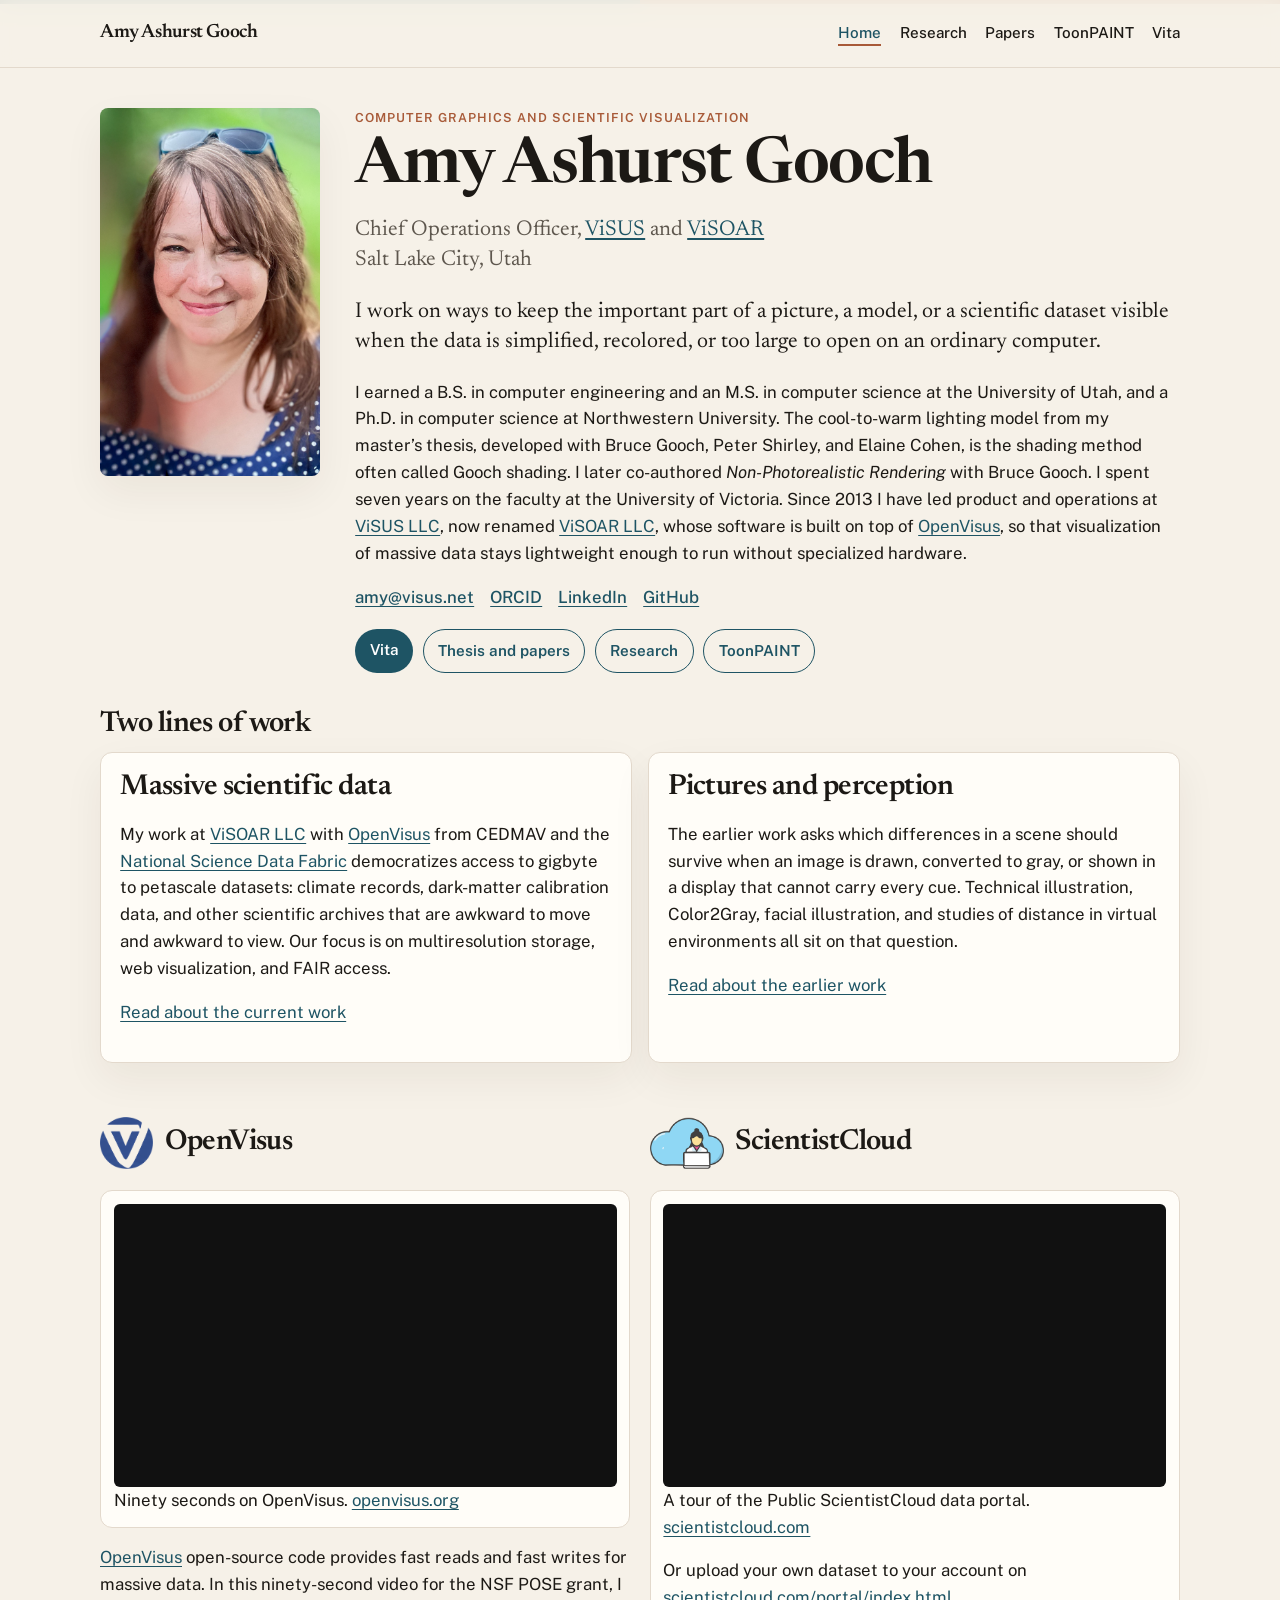
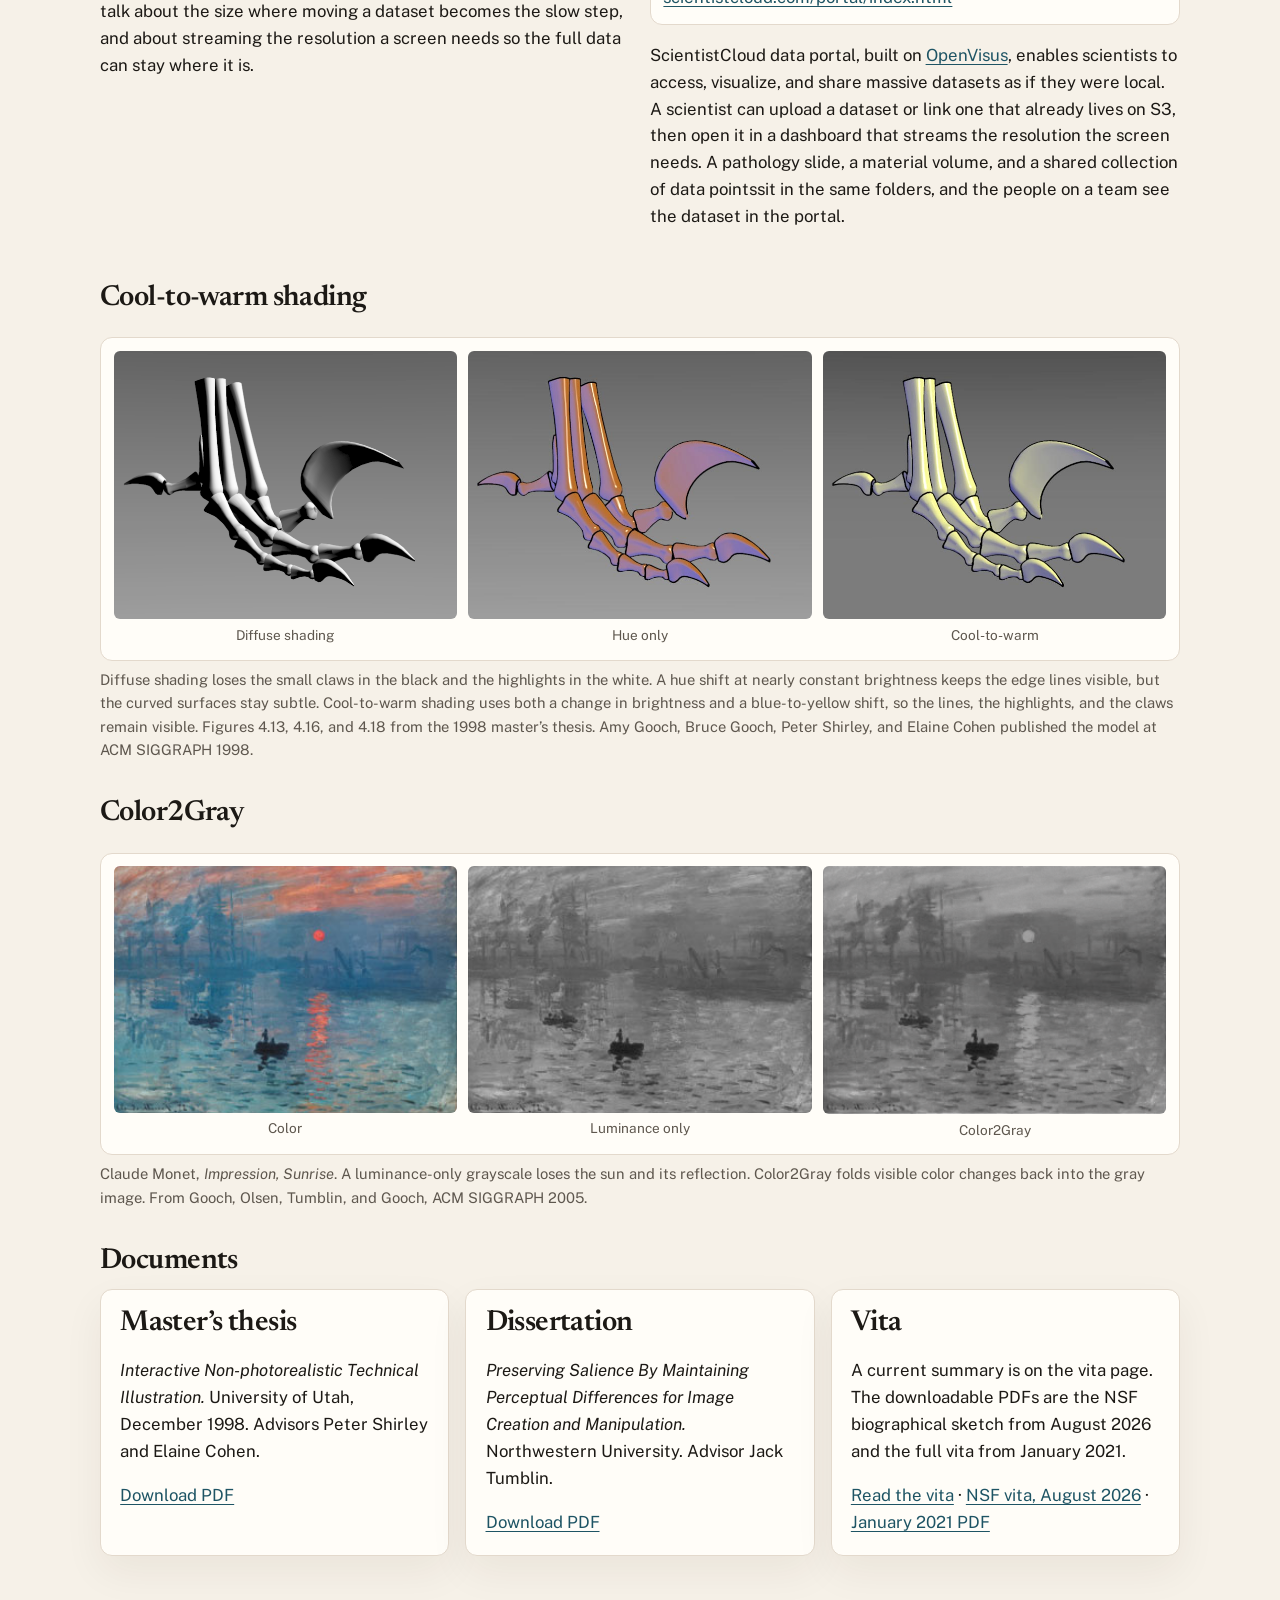
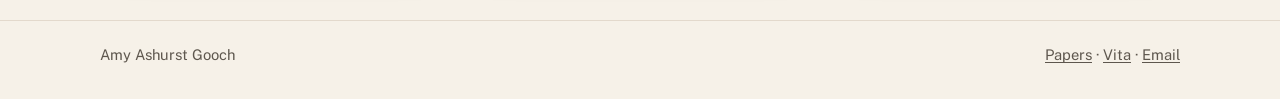
<file: index.html>
<!DOCTYPE html>
<html lang="en">
<head>
  <meta charset="utf-8">
  <meta name="viewport" content="width=device-width, initial-scale=1">
  <title>Amy Ashurst Gooch</title>
  <meta name="description" content="Amy Ashurst Gooch: scientific visualization, non-photorealistic rendering, and the perception of images. Chief Operations Officer of ViSUS and ViSOAR.">
  <link rel="icon" href="favicon.svg" type="image/svg+xml">
  <link rel="preconnect" href="https://fonts.googleapis.com">
  <link rel="preconnect" href="https://fonts.gstatic.com" crossorigin>
  <link href="https://fonts.googleapis.com/css2?family=Newsreader:ital,opsz,wght@0,6..72,500;0,6..72,600;1,6..72,480&family=Public+Sans:ital,wght@0,400;0,500;0,600;1,400&display=swap" rel="stylesheet">
  <link rel="stylesheet" href="css/site.css">
  <script type="application/ld+json">
  {
    "@context": "https://schema.org",
    "@type": "Person",
    "name": "Amy Ashurst Gooch",
    "jobTitle": "Chief Operations Officer",
    "email": "amy@visus.net",
    "affiliation": { "@type": "Organization", "name": "ViSUS LLC" },
    "alumniOf": ["Northwestern University", "University of Utah"],
    "sameAs": [
      "https://orcid.org/0000-0002-1612-6674",
      "https://github.com/amygooch",
      "https://www.linkedin.com/pub/amy-gooch/5/337/689"
    ]
  }
  </script>
</head>
<body>
  <a class="skip" href="#content">Skip to content</a>
  <header class="site-header">
    <div class="wrap">
      <a class="brand" href="index.html">Amy Ashurst Gooch</a>
      <nav>
        <a href="index.html" aria-current="page">Home</a>
        <a href="research.html">Research</a>
        <a href="papers.html">Papers</a>
        <a href="toonpaint.html">ToonPAINT</a>
        <a href="vita.html">Vita</a>
      </nav>
    </div>
  </header>

  <main id="content">
    <div class="wrap">
      <section class="hero">
        <img class="portrait" src="images/portrait.png" alt="Portrait of Amy Ashurst Gooch">
        <div>
          <p class="kicker">Computer graphics and scientific visualization</p>
          <h1>Amy Ashurst Gooch</h1>
          <p class="role">Chief Operations Officer, <a href="https://www.visoar.net">ViSUS</a> and <a href="https://www.visoar.net">ViSOAR</a><br>Salt Lake City, Utah</p>
          <p class="lede">I work on ways to keep the important part of a picture, a model, or a scientific dataset visible when the data is simplified, recolored, or too large to open on an ordinary computer.</p>
          <p>I earned a B.S. in computer engineering and an M.S. in computer science at the University of Utah, and a Ph.D. in computer science at Northwestern University. The cool-to-warm lighting model from my master’s thesis, developed with Bruce Gooch, Peter Shirley, and Elaine Cohen, is the shading method often called Gooch shading. I later co-authored <em>Non-Photorealistic Rendering</em> with Bruce Gooch.  I spent seven years on the faculty at the University of Victoria. Since 2013 I have led product and operations at <a href="https://www.visoar.net">ViSUS LLC</a>, now renamed <a href="https://www.visoar.net">ViSOAR LLC</a>, whose software is built on top of <a href="https://www.openvisus.org">OpenVisus</a>, so that visualization of massive data stays lightweight enough to run without specialized hardware.</p>
          <p class="contacts">
            <a href="mailto:amy@visus.net">amy@visus.net</a>
            <a href="https://orcid.org/0000-0002-1612-6674">ORCID</a>
            <a href="https://www.linkedin.com/pub/amy-gooch/5/337/689">LinkedIn</a>
            <a href="https://github.com/amygooch">GitHub</a>
          </p>
          <div class="actions">
            <a class="button" href="vita.html">Vita</a>
            <a class="button secondary" href="papers.html">Thesis and papers</a>
            <a class="button secondary" href="research.html">Research</a>
            <a class="button secondary" href="toonpaint.html">ToonPAINT</a>
          </div>
        </div>
      </section>

      <h2>Two lines of work</h2>
      <div class="split">
        <article class="panel">
          <h2>Massive scientific data</h2>
          <p>My work  at <a href="https://www.visoar.net">ViSOAR LLC</a> with <a href="https://www.openvisus.org">OpenVisus</a> from CEDMAV and the <a href="https://nationalsciencedatafabric.org">National Science Data Fabric</a> democratizes access to gigbyte to petascale datasets: climate records, dark-matter calibration data, and other scientific archives that are awkward to move and awkward to view. Our focus is on multiresolution storage, web visualization, and FAIR access.</p>
          <p><a href="research.html#data">Read about the current work</a></p>
        </article>
        <article class="panel">
          <h2>Pictures and perception</h2>
          <p>The earlier work asks which differences in a scene should survive when an image is drawn, converted to gray, or shown in a display that cannot carry every cue. Technical illustration, Color2Gray, facial illustration, and studies of distance in virtual environments all sit on that question.</p>
          <p><a href="research.html#perception">Read about the earlier work</a></p>
        </article>
      </div>

      <div class="video-pair">
        <section>
          <h2 class="with-logo"><a href="https://www.openvisus.org"><img src="images/openvisus-mark.png" alt="">OpenVisus</a></h2>
          <figure class="wide-figure">
            <div class="video-embed">
              <iframe src="https://www.youtube.com/embed/QXVe7F3p_uU" title="90-second video on OpenVisus NSF POSE grant" allow="accelerometer; autoplay; clipboard-write; encrypted-media; gyroscope; picture-in-picture; web-share" referrerpolicy="strict-origin-when-cross-origin" allowfullscreen></iframe>
            </div>
            <figcaption>Ninety seconds on OpenVisus. <a href="https://www.openvisus.org">openvisus.org</a></figcaption>
          </figure>
          <p><a href="https://www.openvisus.org">OpenVisus</a> open-source code provides fast reads and fast writes for massive data. In this ninety-second video for the NSF POSE grant, I talk about the size where moving a dataset becomes the slow step, and about streaming the resolution a screen needs so the full data can stay where it is.</p>
        </section>
        <section>
          <h2 class="with-logo"><a href="https://scientistcloud.com"><img src="images/scientistcloud-mark.png" alt="">ScientistCloud</a></h2>
          <figure class="wide-figure">
            <div class="video-embed">
              <iframe src="https://www.youtube.com/embed/5DFxVKusfQM" title="ScientistCloud Data Portal" allow="accelerometer; autoplay; clipboard-write; encrypted-media; gyroscope; picture-in-picture; web-share" referrerpolicy="strict-origin-when-cross-origin" allowfullscreen></iframe>
            </div>
            <figcaption>A tour of the Public ScientistCloud data portal. <a href="https://scientistcloud.com/portal/public/index.html">scientistcloud.com</a><P></P> Or upload your own dataset to your account on <a href="https://scientistcloud.com/portal/index.html">scientistcloud.com/portal/index.html</a></figcaption>
          </figure>
          <p>ScientistCloud data portal, built on <a href="https://www.openvisus.org">OpenVisus</a>, enables scientists to access, visualize, and share massive datasets as if they were local. A scientist can upload a dataset or link one that already lives on S3, then open it in a dashboard that streams the resolution the screen needs. A pathology slide, a material volume, and a shared collection of data pointssit in the same folders, and the people on a team see the dataset in the portal.</p>
        </section>
      </div>

      <h2>Cool-to-warm shading</h2>
      <figure class="triptych">
        <div>
          <img src="images/shading-diffuse.png" alt="Diffuse-shaded model of a claw. The small claws disappear into black, and highlights blow out to white.">
          <figcaption>Diffuse shading</figcaption>
        </div>
        <div>
          <img src="images/shading-hue.png" alt="The same claw with a hue shift and almost no change in brightness. Edge lines stay visible, and the surface shape is subtle.">
          <figcaption>Hue only</figcaption>
        </div>
        <div>
          <img src="images/shading-cool-warm.png" alt="The same claw in cool-to-warm shading. Black edge lines, white highlights, and the small claws all stay visible.">
          <figcaption>Cool-to-warm</figcaption>
        </div>
      </figure>
      <p class="caption figure-note">Diffuse shading loses the small claws in the black and the highlights in the white. A hue shift at nearly constant brightness keeps the edge lines visible, but the curved surfaces stay subtle. Cool-to-warm shading uses both a change in brightness and a blue-to-yellow shift, so the lines, the highlights, and the claws remain visible. Figures 4.13, 4.16, and 4.18 from the 1998 master’s thesis. Amy Gooch, Bruce Gooch, Peter Shirley, and Elaine Cohen published the model at ACM SIGGRAPH 1998.</p>

      <h2>Color2Gray</h2>
      <figure class="triptych">
        <div>
          <img src="images/sunrise-color.png" alt="Claude Monet’s Impression, Sunrise, in color">
          <figcaption>Color</figcaption>
        </div>
        <div>
          <img src="images/sunrise-luminance.png" alt="Luminance-only grayscale of the same painting, with the sun nearly gone">
          <figcaption>Luminance only</figcaption>
        </div>
        <div>
          <img src="images/sunrise-color2gray.png" alt="Color2Gray result that keeps the sun and its reflection visible">
          <figcaption>Color2Gray</figcaption>
        </div>
      </figure>
      <p class="caption figure-note">Claude Monet, <em>Impression, Sunrise</em>. A luminance-only grayscale loses the sun and its reflection. Color2Gray folds visible color changes back into the gray image. From Gooch, Olsen, Tumblin, and Gooch, ACM SIGGRAPH 2005.</p>

      <h2>Documents</h2>
      <div class="doc-grid">
        <article class="doc">
          <h2>Master’s thesis</h2>
          <p><em>Interactive Non-photorealistic Technical Illustration.</em> University of Utah, December 1998. Advisors Peter Shirley and Elaine Cohen.</p>
          <p><a href="papers/Gooch_MS_Thesis_1998.pdf">Download PDF</a></p>
        </article>
        <article class="doc">
          <h2>Dissertation</h2>
          <p><em>Preserving Salience By Maintaining Perceptual Differences for Image Creation and Manipulation.</em> Northwestern University. Advisor Jack Tumblin.</p>
          <p><a href="papers/Gooch_PhD_Dissertation_2006.pdf">Download PDF</a></p>
        </article>
        <article class="doc">
          <h2>Vita</h2>
          <p>A current summary is on the vita page. The downloadable PDFs are the NSF biographical sketch from August 2026 and the full vita from January 2021.</p>
          <p><a href="vita.html">Read the vita</a> · <a href="files/AmyGooch_NSF_Biosketch_2026.pdf">NSF vita, August 2026</a> · <a href="files/AmyGooch_Vita_January2021.pdf">January 2021 PDF</a></p>
        </article>
      </div>
    </div>
  </main>

  <footer>
    <div class="wrap">
      <span>Amy Ashurst Gooch</span>
      <span><a href="papers.html">Papers</a> · <a href="vita.html">Vita</a> · <a href="mailto:amy@visus.net">Email</a></span>
    </div>
  </footer>
</body>
</html>
</file>
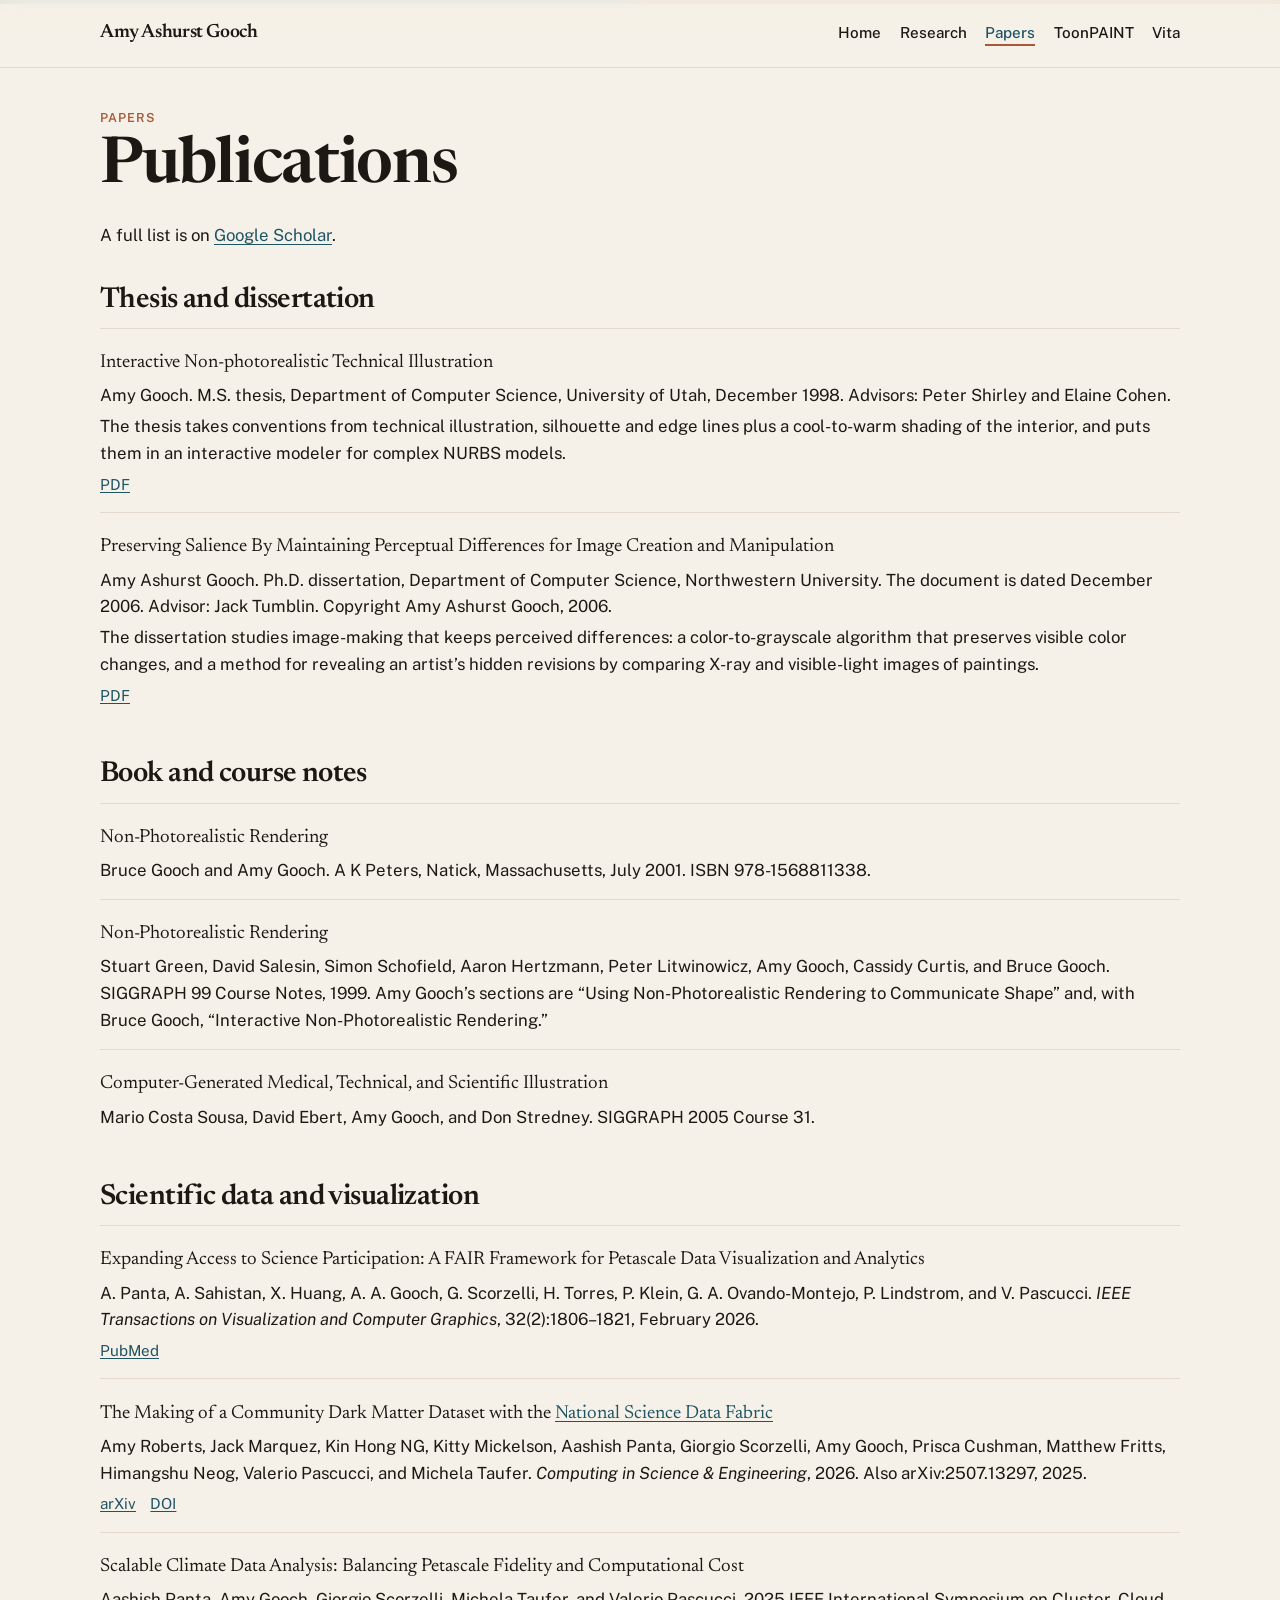
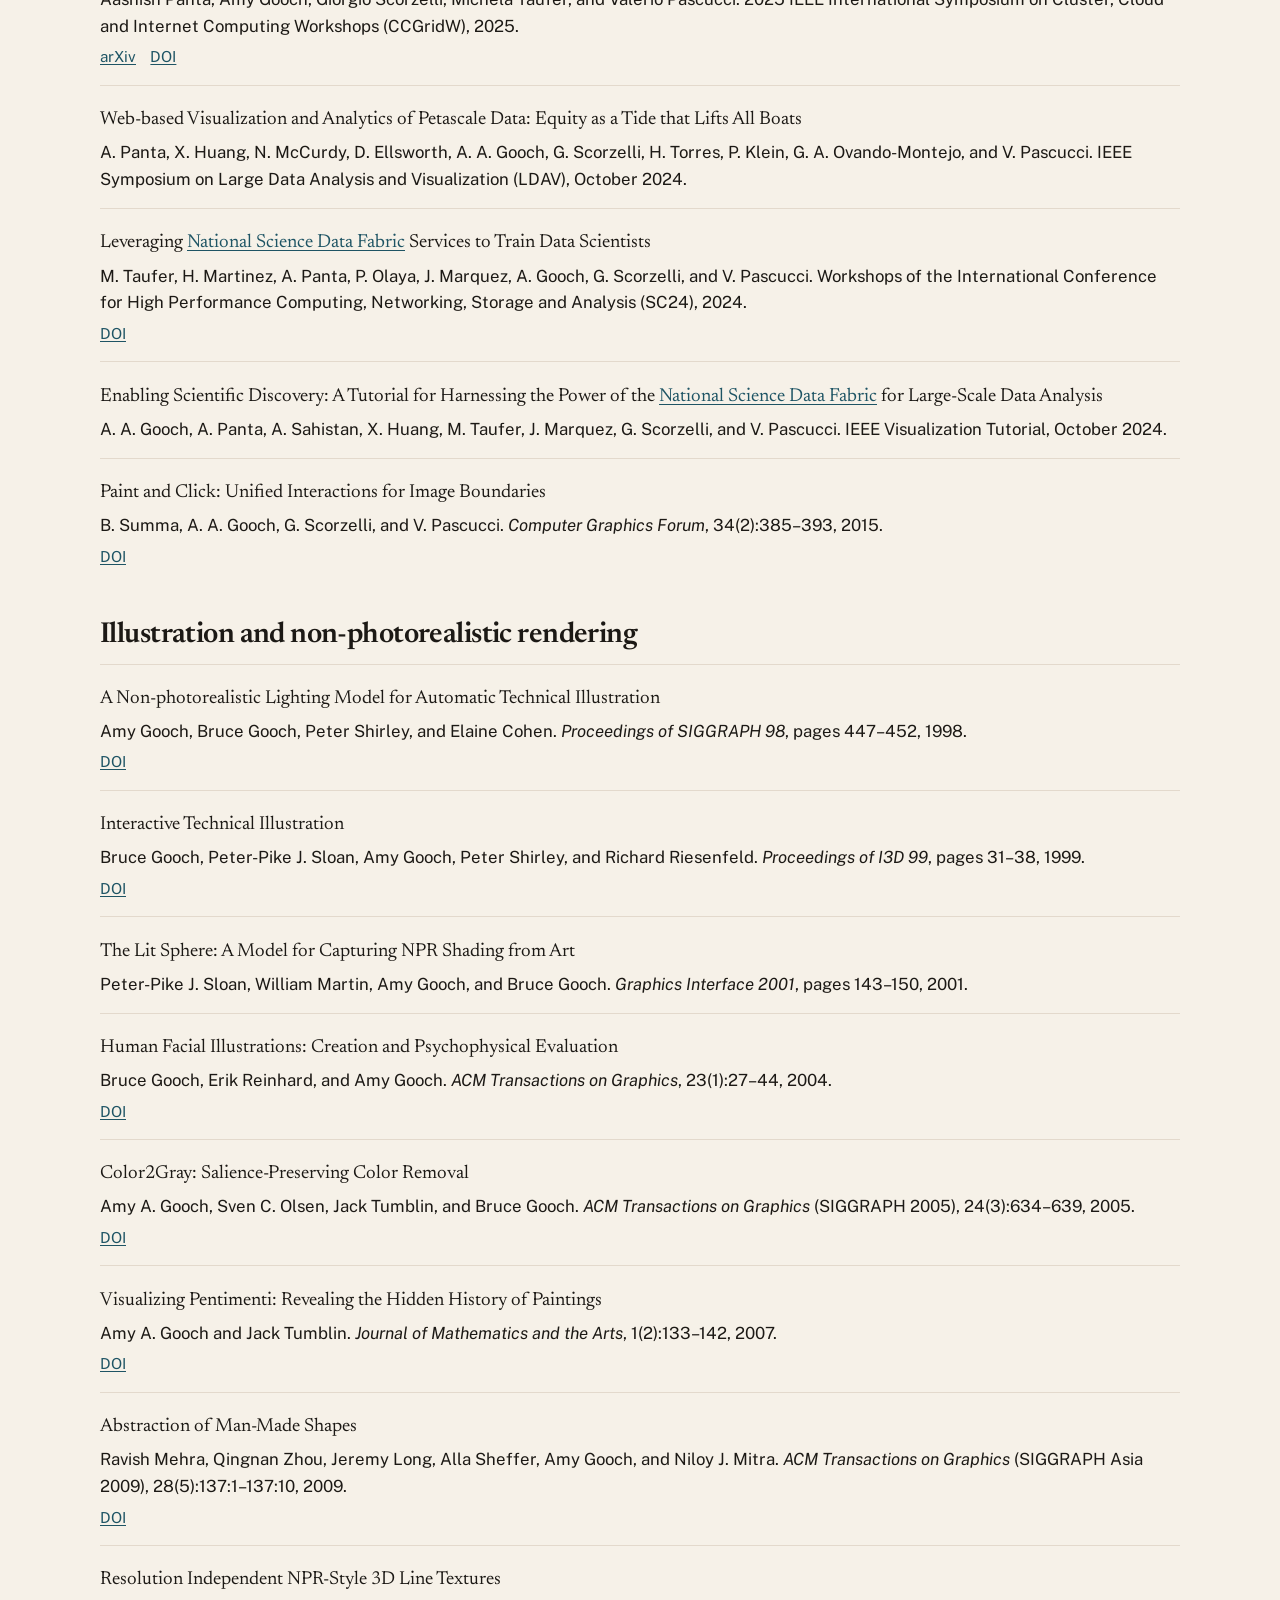
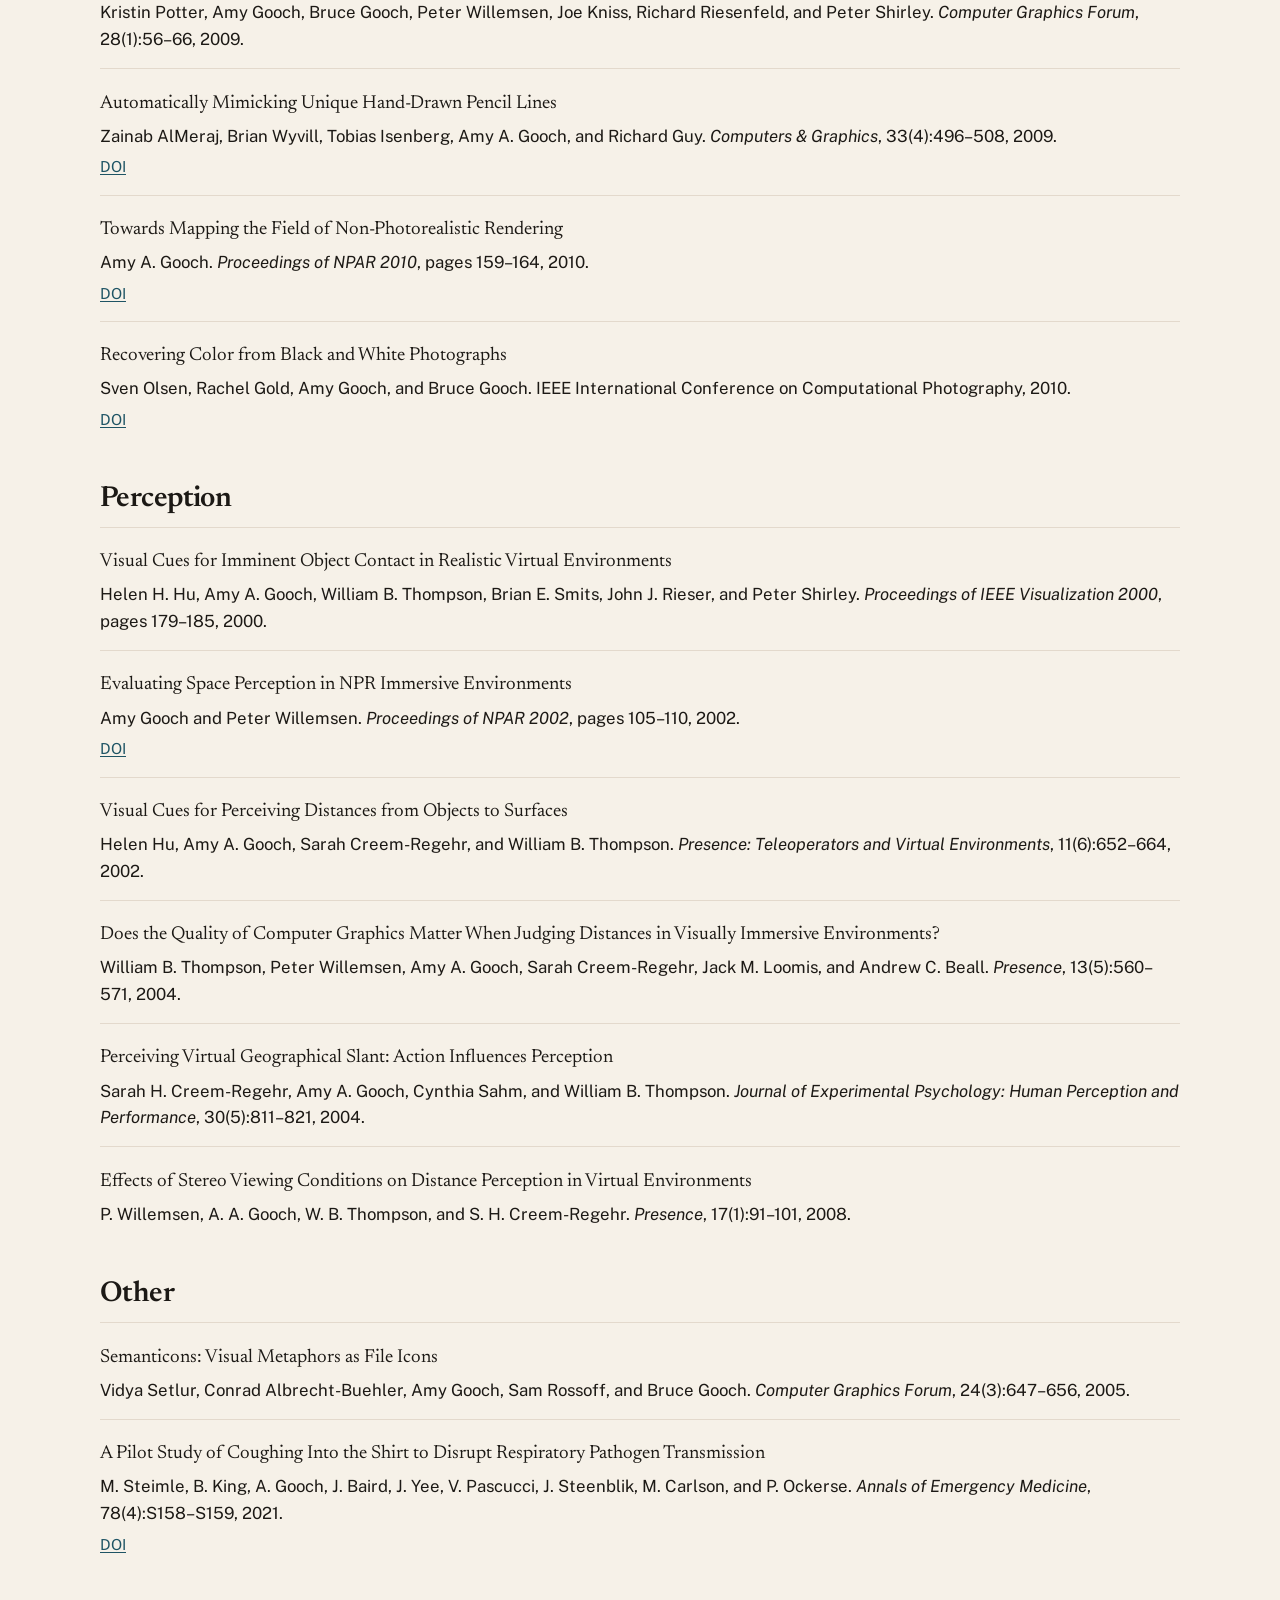
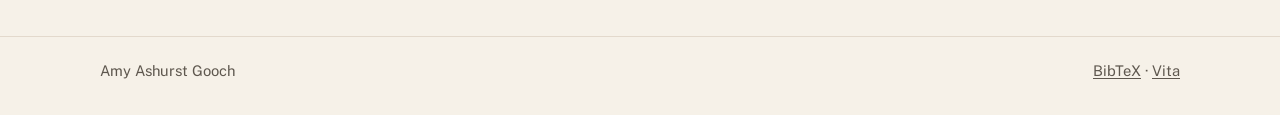
<file: papers.html>
<!DOCTYPE html>
<html lang="en">
<head>
  <meta charset="utf-8">
  <meta name="viewport" content="width=device-width, initial-scale=1">
  <title>Papers · Amy Ashurst Gooch</title>
  <meta name="description" content="Publications of Amy Ashurst Gooch.">
  <link rel="icon" href="favicon.svg" type="image/svg+xml">
  <link rel="preconnect" href="https://fonts.googleapis.com">
  <link rel="preconnect" href="https://fonts.gstatic.com" crossorigin>
  <link href="https://fonts.googleapis.com/css2?family=Newsreader:ital,opsz,wght@0,6..72,500;0,6..72,600;1,6..72,480&family=Public+Sans:ital,wght@0,400;0,500;0,600;1,400&display=swap" rel="stylesheet">
  <link rel="stylesheet" href="css/site.css">
</head>
<body>
  <a class="skip" href="#content">Skip to content</a>
  <header class="site-header">
    <div class="wrap">
      <a class="brand" href="index.html">Amy Ashurst Gooch</a>
      <nav>
        <a href="index.html">Home</a>
        <a href="research.html">Research</a>
        <a href="papers.html" aria-current="page">Papers</a>
        <a href="toonpaint.html">ToonPAINT</a>
        <a href="vita.html">Vita</a>
      </nav>
    </div>
  </header>

  <main id="content">
    <div class="wrap">
      <p class="kicker">Papers</p>
      <h1>Publications</h1>
      <p>A full list is on <a href="https://scholar.google.com/citations?user=aF2aHtMAAAAJ">Google Scholar</a>.</p>

      <h2 id="theses">Thesis and dissertation</h2>

      <article class="paper">
        <p class="title">Interactive Non-photorealistic Technical Illustration</p>
        <p>Amy Gooch. M.S. thesis, Department of Computer Science, University of Utah, December 1998. Advisors: Peter Shirley and Elaine Cohen.</p>
        <p>The thesis takes conventions from technical illustration, silhouette and edge lines plus a cool-to-warm shading of the interior, and puts them in an interactive modeler for complex NURBS models.</p>
        <p class="links"><a href="papers/Gooch_MS_Thesis_1998.pdf">PDF</a></p>
      </article>

      <article class="paper">
        <p class="title">Preserving Salience By Maintaining Perceptual Differences for Image Creation and Manipulation</p>
        <p>Amy Ashurst Gooch. Ph.D. dissertation, Department of Computer Science, Northwestern University. The document is dated December 2006. Advisor: Jack Tumblin. Copyright Amy Ashurst Gooch, 2006.</p>
        <p>The dissertation studies image-making that keeps perceived differences: a color-to-grayscale algorithm that preserves visible color changes, and a method for revealing an artist’s hidden revisions by comparing X-ray and visible-light images of paintings.</p>
        <p class="links"><a href="papers/Gooch_PhD_Dissertation_2006.pdf">PDF</a></p>
      </article>

      <h2 id="books">Book and course notes</h2>

      <article class="paper">
        <p class="title">Non-Photorealistic Rendering</p>
        <p>Bruce Gooch and Amy Gooch. A K Peters, Natick, Massachusetts, July 2001. ISBN 978-1568811338.</p>
      </article>

      <article class="paper">
        <p class="title">Non-Photorealistic Rendering</p>
        <p>Stuart Green, David Salesin, Simon Schofield, Aaron Hertzmann, Peter Litwinowicz, Amy Gooch, Cassidy Curtis, and Bruce Gooch. SIGGRAPH 99 Course Notes, 1999. Amy Gooch’s sections are “Using Non-Photorealistic Rendering to Communicate Shape” and, with Bruce Gooch, “Interactive Non-Photorealistic Rendering.”</p>
      </article>

      <article class="paper">
        <p class="title">Computer-Generated Medical, Technical, and Scientific Illustration</p>
        <p>Mario Costa Sousa, David Ebert, Amy Gooch, and Don Stredney. SIGGRAPH 2005 Course 31.</p>
      </article>

      <h2 id="data">Scientific data and visualization</h2>

      <article class="paper">
        <p class="title">Expanding Access to Science Participation: A FAIR Framework for Petascale Data Visualization and Analytics</p>
        <p>A. Panta, A. Sahistan, X. Huang, A. A. Gooch, G. Scorzelli, H. Torres, P. Klein, G. A. Ovando-Montejo, P. Lindstrom, and V. Pascucci. <em>IEEE Transactions on Visualization and Computer Graphics</em>, 32(2):1806–1821, February 2026.</p>
        <p class="links"><a href="https://pubmed.ncbi.nlm.nih.gov/41379926/">PubMed</a></p>
      </article>

      <article class="paper">
        <p class="title">The Making of a Community Dark Matter Dataset with the <a href="https://nationalsciencedatafabric.org">National Science Data Fabric</a></p>
        <p>Amy Roberts, Jack Marquez, Kin Hong NG, Kitty Mickelson, Aashish Panta, Giorgio Scorzelli, Amy Gooch, Prisca Cushman, Matthew Fritts, Himangshu Neog, Valerio Pascucci, and Michela Taufer. <em>Computing in Science &amp; Engineering</em>, 2026. Also arXiv:2507.13297, 2025.</p>
        <p class="links"><a href="https://arxiv.org/abs/2507.13297">arXiv</a><a href="https://doi.org/10.1109/mcse.2026.3708720">DOI</a></p>
      </article>

      <article class="paper">
        <p class="title">Scalable Climate Data Analysis: Balancing Petascale Fidelity and Computational Cost</p>
        <p>Aashish Panta, Amy Gooch, Giorgio Scorzelli, Michela Taufer, and Valerio Pascucci. 2025 IEEE International Symposium on Cluster, Cloud and Internet Computing Workshops (CCGridW), 2025.</p>
        <p class="links"><a href="https://arxiv.org/abs/2507.08006">arXiv</a><a href="https://doi.org/10.1109/CCGRIDW65158.2025.00048">DOI</a></p>
      </article>

      <article class="paper">
        <p class="title">Web-based Visualization and Analytics of Petascale Data: Equity as a Tide that Lifts All Boats</p>
        <p>A. Panta, X. Huang, N. McCurdy, D. Ellsworth, A. A. Gooch, G. Scorzelli, H. Torres, P. Klein, G. A. Ovando-Montejo, and V. Pascucci. IEEE Symposium on Large Data Analysis and Visualization (LDAV), October 2024.</p>
      </article>

      <article class="paper">
        <p class="title">Leveraging <a href="https://nationalsciencedatafabric.org">National Science Data Fabric</a> Services to Train Data Scientists</p>
        <p>M. Taufer, H. Martinez, A. Panta, P. Olaya, J. Marquez, A. Gooch, G. Scorzelli, and V. Pascucci. Workshops of the International Conference for High Performance Computing, Networking, Storage and Analysis (SC24), 2024.</p>
        <p class="links"><a href="https://doi.org/10.1109/SCW63240.2024.00053">DOI</a></p>
      </article>

      <article class="paper">
        <p class="title">Enabling Scientific Discovery: A Tutorial for Harnessing the Power of the <a href="https://nationalsciencedatafabric.org">National Science Data Fabric</a> for Large-Scale Data Analysis</p>
        <p>A. A. Gooch, A. Panta, A. Sahistan, X. Huang, M. Taufer, J. Marquez, G. Scorzelli, and V. Pascucci. IEEE Visualization Tutorial, October 2024.</p>
      </article>

      <article class="paper">
        <p class="title">Paint and Click: Unified Interactions for Image Boundaries</p>
        <p>B. Summa, A. A. Gooch, G. Scorzelli, and V. Pascucci. <em>Computer Graphics Forum</em>, 34(2):385–393, 2015.</p>
        <p class="links"><a href="https://doi.org/10.1111/cgf.12568">DOI</a></p>
      </article>

      <h2 id="npr">Illustration and non-photorealistic rendering</h2>

      <article class="paper">
        <p class="title">A Non-photorealistic Lighting Model for Automatic Technical Illustration</p>
        <p>Amy Gooch, Bruce Gooch, Peter Shirley, and Elaine Cohen. <em>Proceedings of SIGGRAPH 98</em>, pages 447–452, 1998.</p>
        <p class="links"><a href="https://doi.org/10.1145/280814.280950">DOI</a></p>
      </article>

      <article class="paper">
        <p class="title">Interactive Technical Illustration</p>
        <p>Bruce Gooch, Peter-Pike J. Sloan, Amy Gooch, Peter Shirley, and Richard Riesenfeld. <em>Proceedings of I3D 99</em>, pages 31–38, 1999.</p>
        <p class="links"><a href="https://doi.org/10.1145/300523.300526">DOI</a></p>
      </article>

      <article class="paper">
        <p class="title">The Lit Sphere: A Model for Capturing NPR Shading from Art</p>
        <p>Peter-Pike J. Sloan, William Martin, Amy Gooch, and Bruce Gooch. <em>Graphics Interface 2001</em>, pages 143–150, 2001.</p>
      </article>

      <article class="paper">
        <p class="title">Human Facial Illustrations: Creation and Psychophysical Evaluation</p>
        <p>Bruce Gooch, Erik Reinhard, and Amy Gooch. <em>ACM Transactions on Graphics</em>, 23(1):27–44, 2004.</p>
        <p class="links"><a href="https://doi.org/10.1145/966131.966133">DOI</a></p>
      </article>

      <article class="paper">
        <p class="title">Color2Gray: Salience-Preserving Color Removal</p>
        <p>Amy A. Gooch, Sven C. Olsen, Jack Tumblin, and Bruce Gooch. <em>ACM Transactions on Graphics</em> (SIGGRAPH 2005), 24(3):634–639, 2005.</p>
        <p class="links"><a href="https://doi.org/10.1145/1073204.1073241">DOI</a></p>
      </article>

      <article class="paper">
        <p class="title">Visualizing Pentimenti: Revealing the Hidden History of Paintings</p>
        <p>Amy A. Gooch and Jack Tumblin. <em>Journal of Mathematics and the Arts</em>, 1(2):133–142, 2007.</p>
        <p class="links"><a href="https://doi.org/10.1080/17513470701508946">DOI</a></p>
      </article>

      <article class="paper">
        <p class="title">Abstraction of Man-Made Shapes</p>
        <p>Ravish Mehra, Qingnan Zhou, Jeremy Long, Alla Sheffer, Amy Gooch, and Niloy J. Mitra. <em>ACM Transactions on Graphics</em> (SIGGRAPH Asia 2009), 28(5):137:1–137:10, 2009.</p>
        <p class="links"><a href="https://doi.org/10.1145/1618452.1618483">DOI</a></p>
      </article>

      <article class="paper">
        <p class="title">Resolution Independent NPR-Style 3D Line Textures</p>
        <p>Kristin Potter, Amy Gooch, Bruce Gooch, Peter Willemsen, Joe Kniss, Richard Riesenfeld, and Peter Shirley. <em>Computer Graphics Forum</em>, 28(1):56–66, 2009.</p>
      </article>

      <article class="paper">
        <p class="title">Automatically Mimicking Unique Hand-Drawn Pencil Lines</p>
        <p>Zainab AlMeraj, Brian Wyvill, Tobias Isenberg, Amy A. Gooch, and Richard Guy. <em>Computers &amp; Graphics</em>, 33(4):496–508, 2009.</p>
        <p class="links"><a href="https://doi.org/10.1016/j.cag.2009.04.004">DOI</a></p>
      </article>

      <article class="paper">
        <p class="title">Towards Mapping the Field of Non-Photorealistic Rendering</p>
        <p>Amy A. Gooch. <em>Proceedings of NPAR 2010</em>, pages 159–164, 2010.</p>
        <p class="links"><a href="https://doi.org/10.1145/1809939.1809958">DOI</a></p>
      </article>

      <article class="paper">
        <p class="title">Recovering Color from Black and White Photographs</p>
        <p>Sven Olsen, Rachel Gold, Amy Gooch, and Bruce Gooch. IEEE International Conference on Computational Photography, 2010.</p>
        <p class="links"><a href="https://doi.org/10.1109/ICCPHOT.2010.5585088">DOI</a></p>
      </article>

      <h2 id="perception">Perception</h2>

      <article class="paper">
        <p class="title">Visual Cues for Imminent Object Contact in Realistic Virtual Environments</p>
        <p>Helen H. Hu, Amy A. Gooch, William B. Thompson, Brian E. Smits, John J. Rieser, and Peter Shirley. <em>Proceedings of IEEE Visualization 2000</em>, pages 179–185, 2000.</p>
      </article>

      <article class="paper">
        <p class="title">Evaluating Space Perception in NPR Immersive Environments</p>
        <p>Amy Gooch and Peter Willemsen. <em>Proceedings of NPAR 2002</em>, pages 105–110, 2002.</p>
        <p class="links"><a href="https://doi.org/10.1145/508530.508549">DOI</a></p>
      </article>

      <article class="paper">
        <p class="title">Visual Cues for Perceiving Distances from Objects to Surfaces</p>
        <p>Helen Hu, Amy A. Gooch, Sarah Creem-Regehr, and William B. Thompson. <em>Presence: Teleoperators and Virtual Environments</em>, 11(6):652–664, 2002.</p>
      </article>

      <article class="paper">
        <p class="title">Does the Quality of Computer Graphics Matter When Judging Distances in Visually Immersive Environments?</p>
        <p>William B. Thompson, Peter Willemsen, Amy A. Gooch, Sarah Creem-Regehr, Jack M. Loomis, and Andrew C. Beall. <em>Presence</em>, 13(5):560–571, 2004.</p>
      </article>

      <article class="paper">
        <p class="title">Perceiving Virtual Geographical Slant: Action Influences Perception</p>
        <p>Sarah H. Creem-Regehr, Amy A. Gooch, Cynthia Sahm, and William B. Thompson. <em>Journal of Experimental Psychology: Human Perception and Performance</em>, 30(5):811–821, 2004.</p>
      </article>

      <article class="paper">
        <p class="title">Effects of Stereo Viewing Conditions on Distance Perception in Virtual Environments</p>
        <p>P. Willemsen, A. A. Gooch, W. B. Thompson, and S. H. Creem-Regehr. <em>Presence</em>, 17(1):91–101, 2008.</p>
      </article>

      <h2 id="other">Other</h2>

      <article class="paper">
        <p class="title">Semanticons: Visual Metaphors as File Icons</p>
        <p>Vidya Setlur, Conrad Albrecht-Buehler, Amy Gooch, Sam Rossoff, and Bruce Gooch. <em>Computer Graphics Forum</em>, 24(3):647–656, 2005.</p>
      </article>

      <article class="paper">
        <p class="title">A Pilot Study of Coughing Into the Shirt to Disrupt Respiratory Pathogen Transmission</p>
        <p>M. Steimle, B. King, A. Gooch, J. Baird, J. Yee, V. Pascucci, J. Steenblik, M. Carlson, and P. Ockerse. <em>Annals of Emergency Medicine</em>, 78(4):S158–S159, 2021.</p>
        <p class="links"><a href="https://doi.org/10.1016/j.annemergmed.2021.09.409">DOI</a></p>
      </article>
    </div>
  </main>

  <footer>
    <div class="wrap">
      <span>Amy Ashurst Gooch</span>
      <span><a href="papers/gooch.bib">BibTeX</a> · <a href="vita.html">Vita</a></span>
    </div>
  </footer>
</body>
</html>
</file>
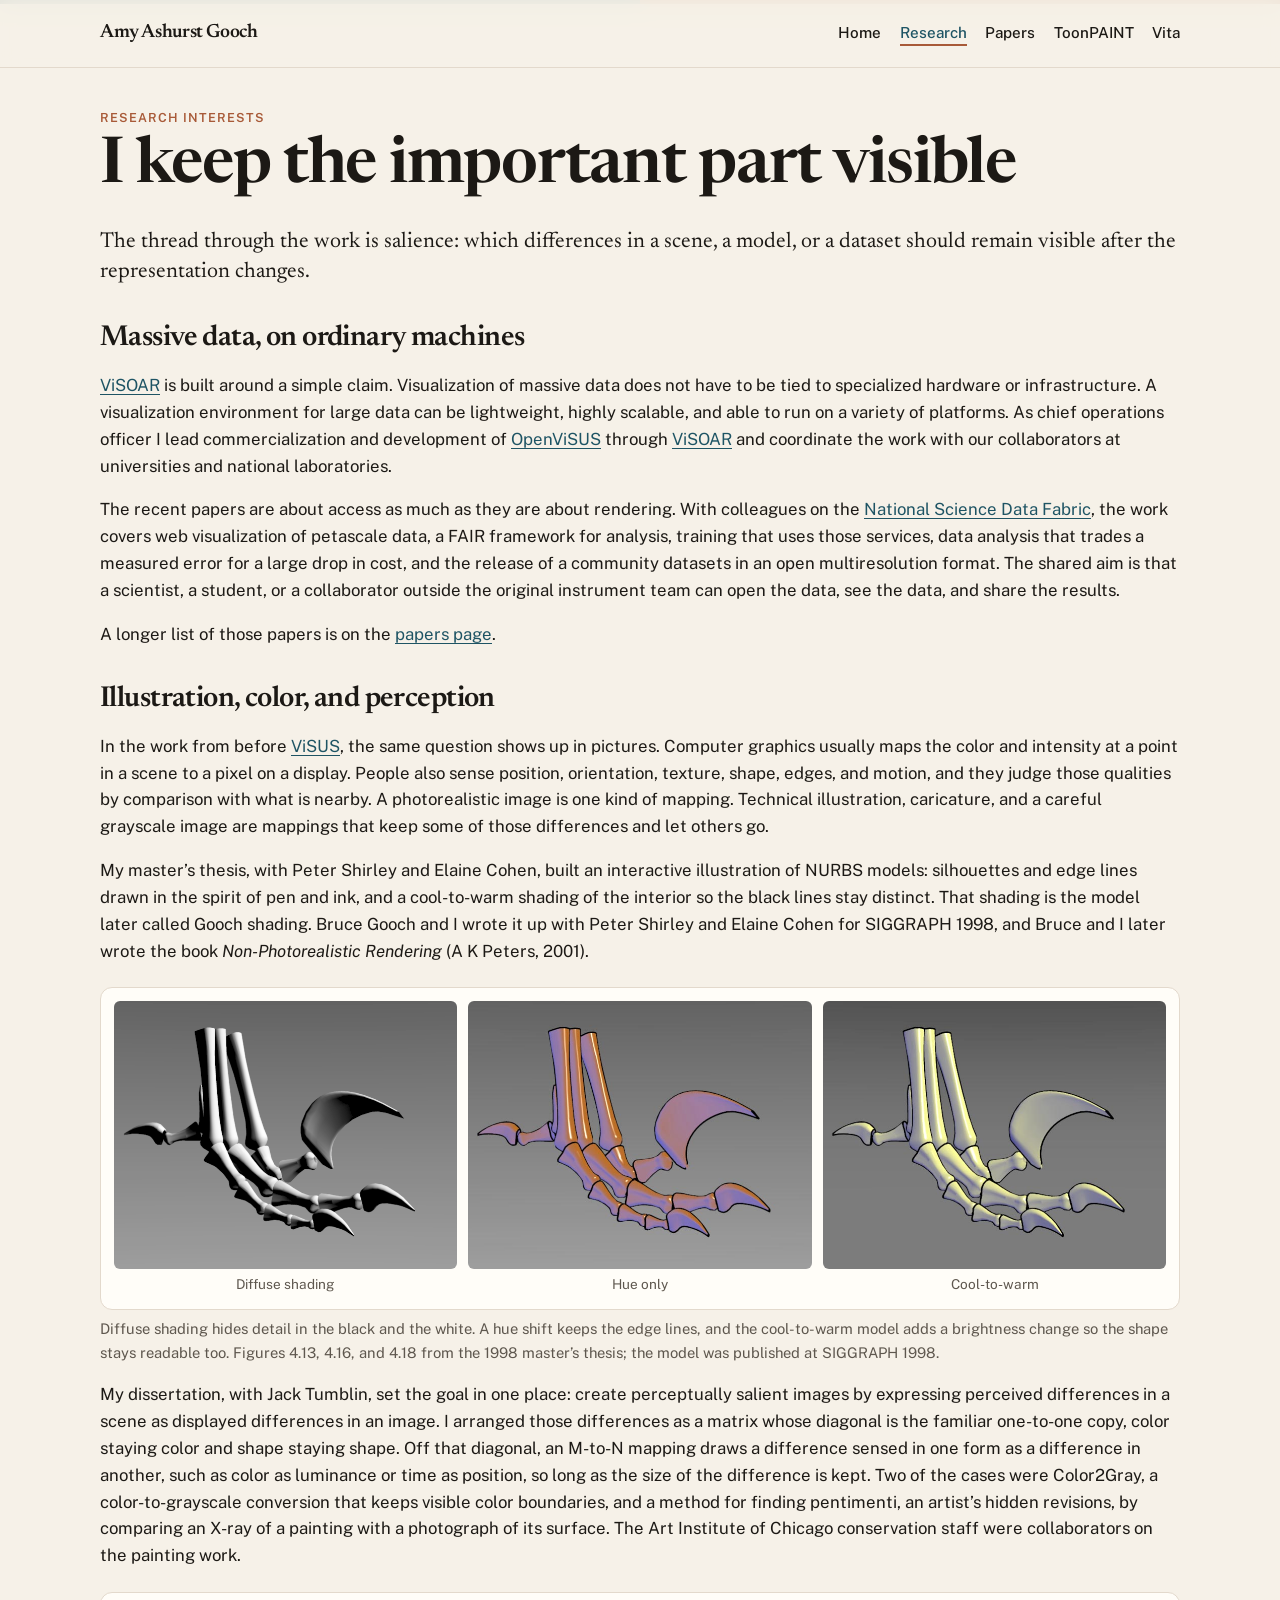
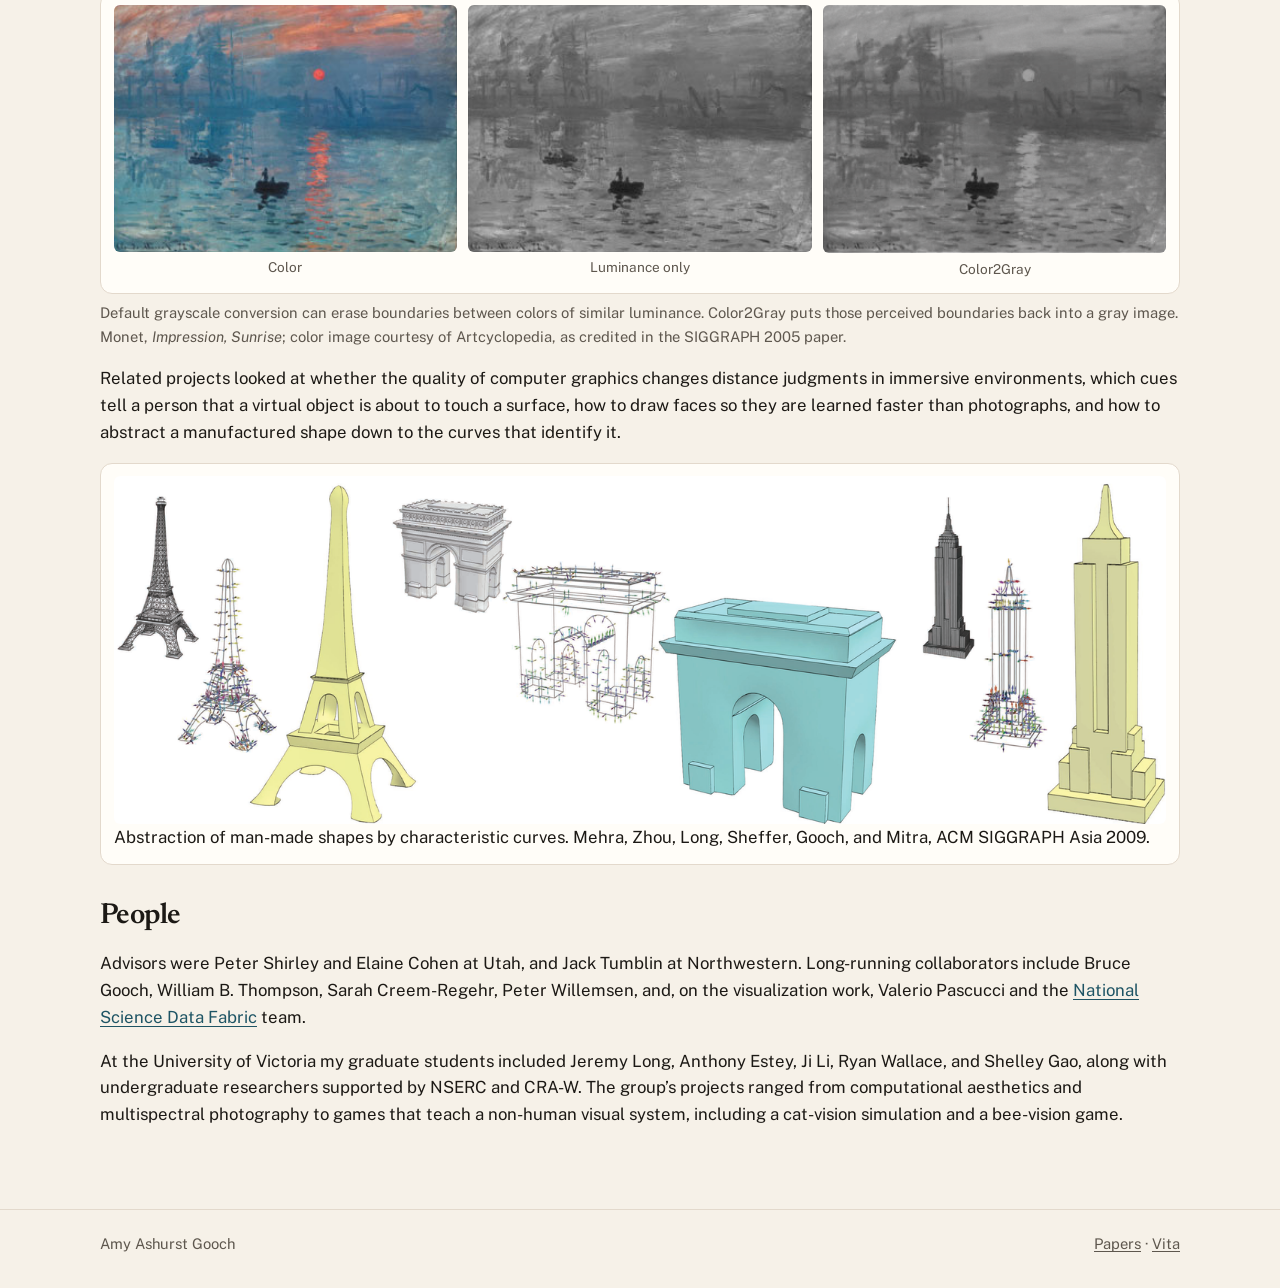
<file: research.html>
<!DOCTYPE html>
<html lang="en">
<head>
  <meta charset="utf-8">
  <meta name="viewport" content="width=device-width, initial-scale=1">
  <title>Research · Amy Ashurst Gooch</title>
  <meta name="description" content="Research interests of Amy Ashurst Gooch: petascale scientific visualization, and the perception of computer-generated and modified images.">
  <link rel="icon" href="favicon.svg" type="image/svg+xml">
  <link rel="preconnect" href="https://fonts.googleapis.com">
  <link rel="preconnect" href="https://fonts.gstatic.com" crossorigin>
  <link href="https://fonts.googleapis.com/css2?family=Newsreader:ital,opsz,wght@0,6..72,500;0,6..72,600;1,6..72,480&family=Public+Sans:ital,wght@0,400;0,500;0,600;1,400&display=swap" rel="stylesheet">
  <link rel="stylesheet" href="css/site.css">
</head>
<body>
  <a class="skip" href="#content">Skip to content</a>
  <header class="site-header">
    <div class="wrap">
      <a class="brand" href="index.html">Amy Ashurst Gooch</a>
      <nav>
        <a href="index.html">Home</a>
        <a href="research.html" aria-current="page">Research</a>
        <a href="papers.html">Papers</a>
        <a href="toonpaint.html">ToonPAINT</a>
        <a href="vita.html">Vita</a>
      </nav>
    </div>
  </header>

  <main id="content">
    <div class="wrap">
      <p class="kicker">Research interests</p>
      <h1>I keep the important part visible</h1>
      <p class="lede">The thread through the work is salience: which differences in a scene, a model, or a dataset should remain visible after the representation changes.</p>

      <section id="data">
        <h2>Massive data, on ordinary machines</h2>
        <p><a href="https://www.visoar.net">ViSOAR</a> is built around a simple claim. Visualization of massive data does not have to be tied to specialized hardware or infrastructure. A visualization environment for large data can be lightweight, highly scalable, and able to run on a variety of platforms. As chief operations officer I lead commercialization and development of <a href="https://www.openvisus.org">OpenViSUS</a> through <a href="https://www.visoar.net">ViSOAR</a> and coordinate the work with our collaborators at universities and national laboratories.</p>
        <p>The recent papers are about access as much as they are about rendering. With colleagues on the <a href="https://nationalsciencedatafabric.org">National Science Data Fabric</a>, the work covers web visualization of petascale data, a FAIR framework for analysis, training that uses those services, data analysis that trades a measured error for a large drop in cost, and the release of a community datasets in an open multiresolution format. The shared aim is that a scientist, a student, or a collaborator outside the original instrument team can open the data, see the data, and share the results.</p>
        <p>A longer list of those papers is on the <a href="papers.html#data">papers page</a>.</p>
      </section>

      <section id="perception">
        <h2>Illustration, color, and perception</h2>
        <p>In the work from before <a href="https://www.visoar.net">ViSUS</a>, the same question shows up in pictures. Computer graphics usually maps the color and intensity at a point in a scene to a pixel on a display. People also sense position, orientation, texture, shape, edges, and motion, and they judge those qualities by comparison with what is nearby. A photorealistic image is one kind of mapping. Technical illustration, caricature, and a careful grayscale image are mappings that keep some of those differences and let others go.</p>
        <p>My master’s thesis, with Peter Shirley and Elaine Cohen, built an interactive illustration of NURBS models: silhouettes and edge lines drawn in the spirit of pen and ink, and a cool-to-warm shading of the interior so the black lines stay distinct. That shading is the model later called Gooch shading. Bruce Gooch and I wrote it up with Peter Shirley and Elaine Cohen for SIGGRAPH 1998, and Bruce and I later wrote the book <em>Non-Photorealistic Rendering</em> (A K Peters, 2001).</p>

        <figure class="triptych">
          <div>
            <img src="images/shading-diffuse.png" alt="Diffuse-shaded model of a claw. The small claws disappear into black, and highlights blow out to white.">
            <figcaption>Diffuse shading</figcaption>
          </div>
          <div>
            <img src="images/shading-hue.png" alt="The same claw with a hue shift and almost no change in brightness. Edge lines stay visible, and the surface shape is subtle.">
            <figcaption>Hue only</figcaption>
          </div>
          <div>
            <img src="images/shading-cool-warm.png" alt="The same claw in cool-to-warm shading. Black edge lines, white highlights, and the small claws all stay visible.">
            <figcaption>Cool-to-warm</figcaption>
          </div>
        </figure>
        <p class="caption figure-note">Diffuse shading hides detail in the black and the white. A hue shift keeps the edge lines, and the cool-to-warm model adds a brightness change so the shape stays readable too. Figures 4.13, 4.16, and 4.18 from the 1998 master’s thesis; the model was published at SIGGRAPH 1998.</p>
        <p>My dissertation, with Jack Tumblin, set the goal in one place: create perceptually salient images by expressing perceived differences in a scene as displayed differences in an image. I arranged those differences as a matrix whose diagonal is the familiar one-to-one copy, color staying color and shape staying shape. Off that diagonal, an M-to-N mapping draws a difference sensed in one form as a difference in another, such as color as luminance or time as position, so long as the size of the difference is kept. Two of the cases were Color2Gray, a color-to-grayscale conversion that keeps visible color boundaries, and a method for finding pentimenti, an artist’s hidden revisions, by comparing an X-ray of a painting with a photograph of its surface. The Art Institute of Chicago conservation staff were collaborators on the painting work.</p>

        <figure class="triptych">
          <div>
            <img src="images/sunrise-color.png" alt="Claude Monet’s Impression, Sunrise, in color">
            <figcaption>Color</figcaption>
          </div>
          <div>
            <img src="images/sunrise-luminance.png" alt="Luminance-only grayscale in which the sun has disappeared">
            <figcaption>Luminance only</figcaption>
          </div>
          <div>
            <img src="images/sunrise-color2gray.png" alt="Color2Gray grayscale that preserves the sun and reflection">
            <figcaption>Color2Gray</figcaption>
          </div>
        </figure>
        <p class="caption figure-note">Default grayscale conversion can erase boundaries between colors of similar luminance. Color2Gray puts those perceived boundaries back into a gray image. Monet, <em>Impression, Sunrise</em>; color image courtesy of Artcyclopedia, as credited in the SIGGRAPH 2005 paper.</p>

        <p>Related projects looked at whether the quality of computer graphics changes distance judgments in immersive environments, which cues tell a person that a virtual object is about to touch a surface, how to draw faces so they are learned faster than photographs, and how to abstract a manufactured shape down to the curves that identify it.</p>

        <figure class="wide-figure">
          <img src="images/abstraction.png" alt="A manufactured shape reduced to a network of characteristic curves">
          <figcaption>Abstraction of man-made shapes by characteristic curves. Mehra, Zhou, Long, Sheffer, Gooch, and Mitra, ACM SIGGRAPH Asia 2009.</figcaption>
        </figure>
      </section>

      <section id="people">
        <h2>People</h2>
        <p>Advisors were Peter Shirley and Elaine Cohen at Utah, and Jack Tumblin at Northwestern. Long-running collaborators include Bruce Gooch, William B. Thompson, Sarah Creem-Regehr, Peter Willemsen, and, on the visualization work, Valerio Pascucci and the <a href="https://nationalsciencedatafabric.org">National Science Data Fabric</a> team.</p>
        <p>At the University of Victoria my graduate students included Jeremy Long, Anthony Estey, Ji Li, Ryan Wallace, and Shelley Gao, along with undergraduate researchers supported by NSERC and CRA-W. The group’s projects ranged from computational aesthetics and multispectral photography to games that teach a non-human visual system, including a cat-vision simulation and a bee-vision game.</p>
      </section>
    </div>
  </main>

  <footer>
    <div class="wrap">
      <span>Amy Ashurst Gooch</span>
      <span><a href="papers.html">Papers</a> · <a href="vita.html">Vita</a></span>
    </div>
  </footer>
</body>
</html>
</file>
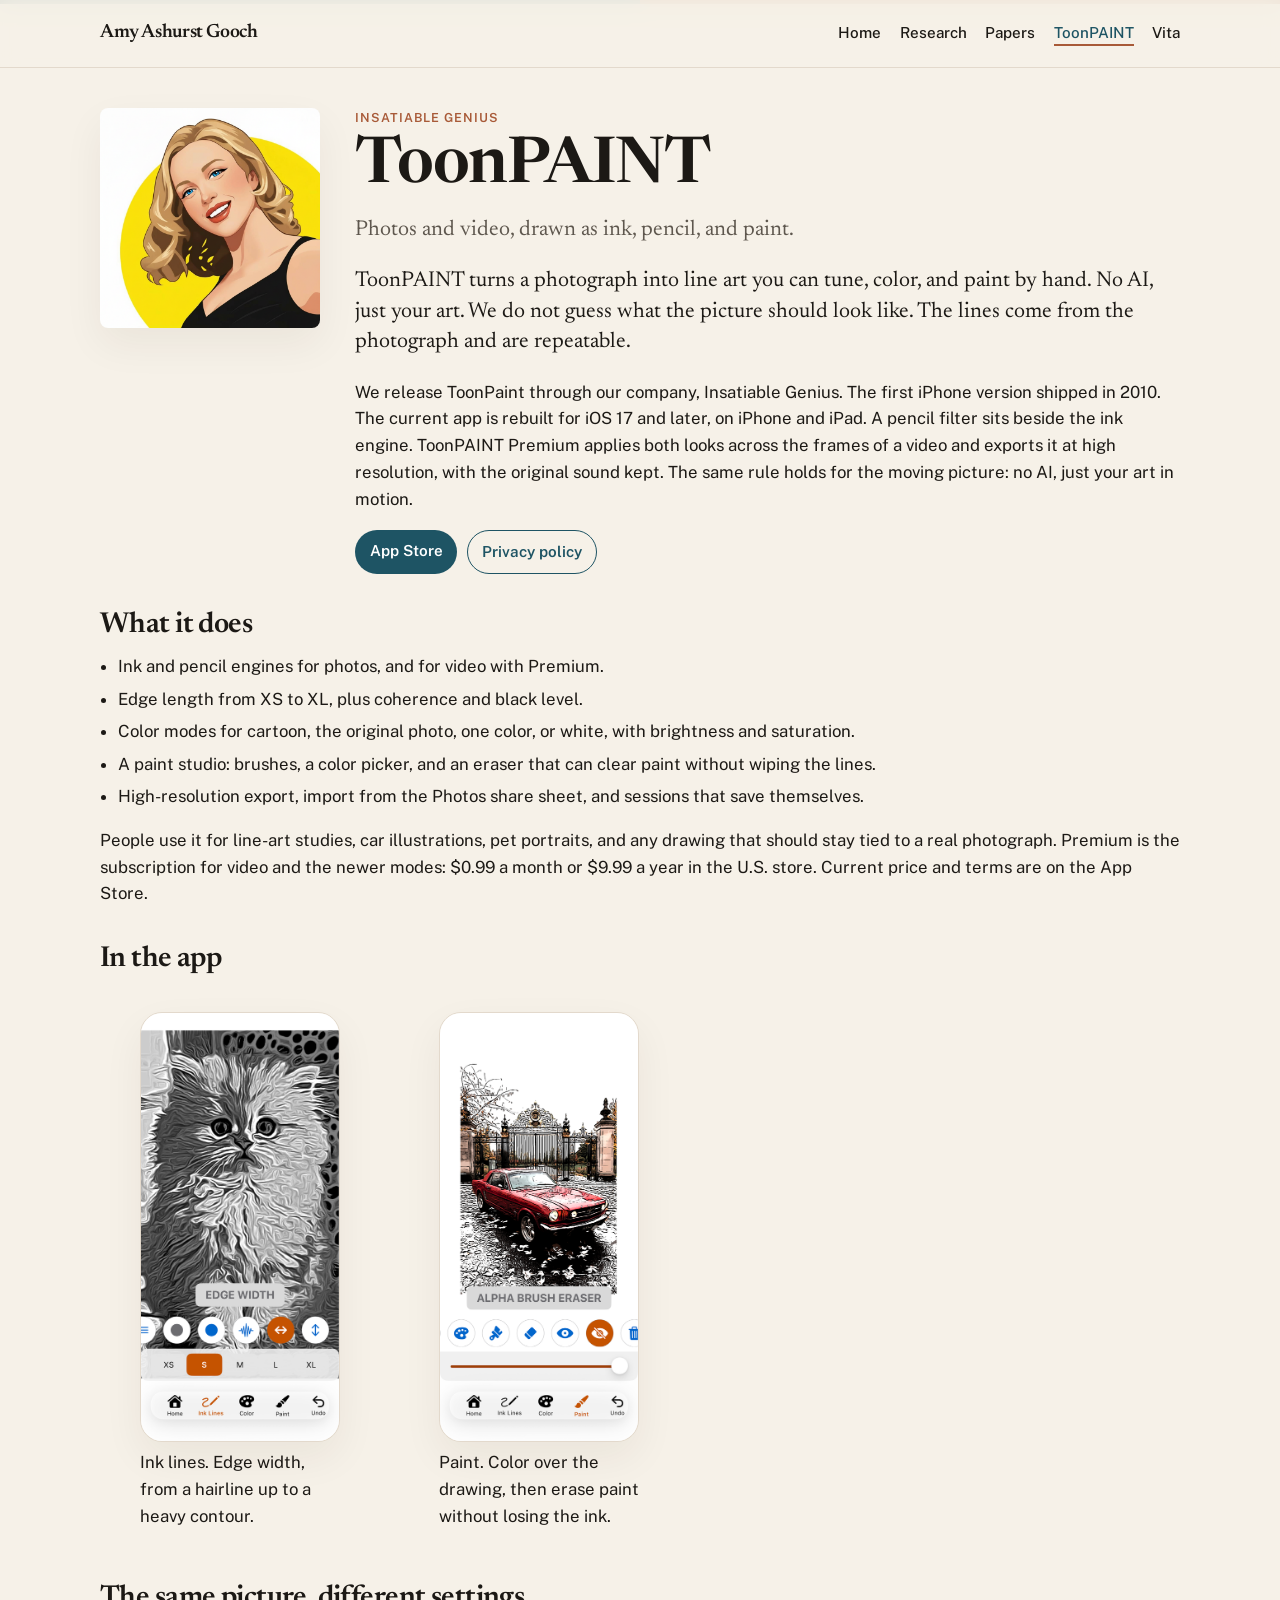
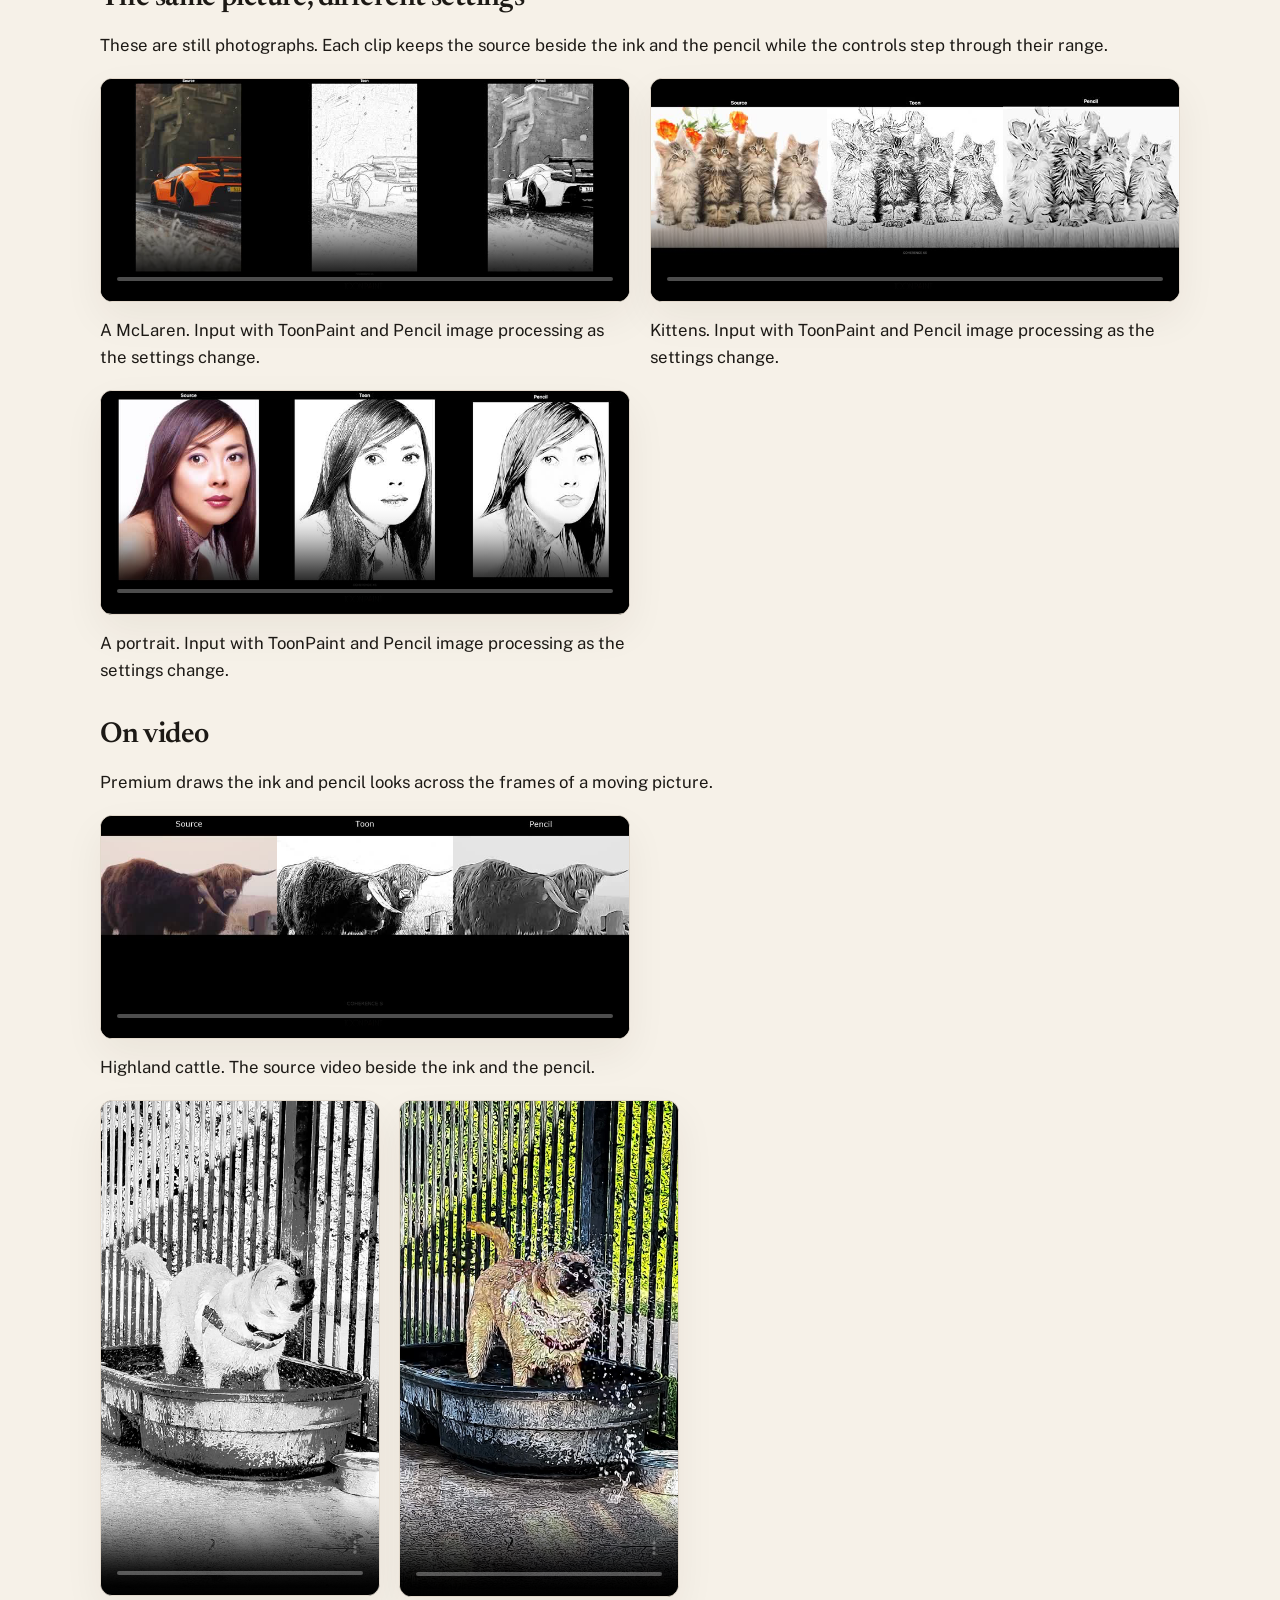
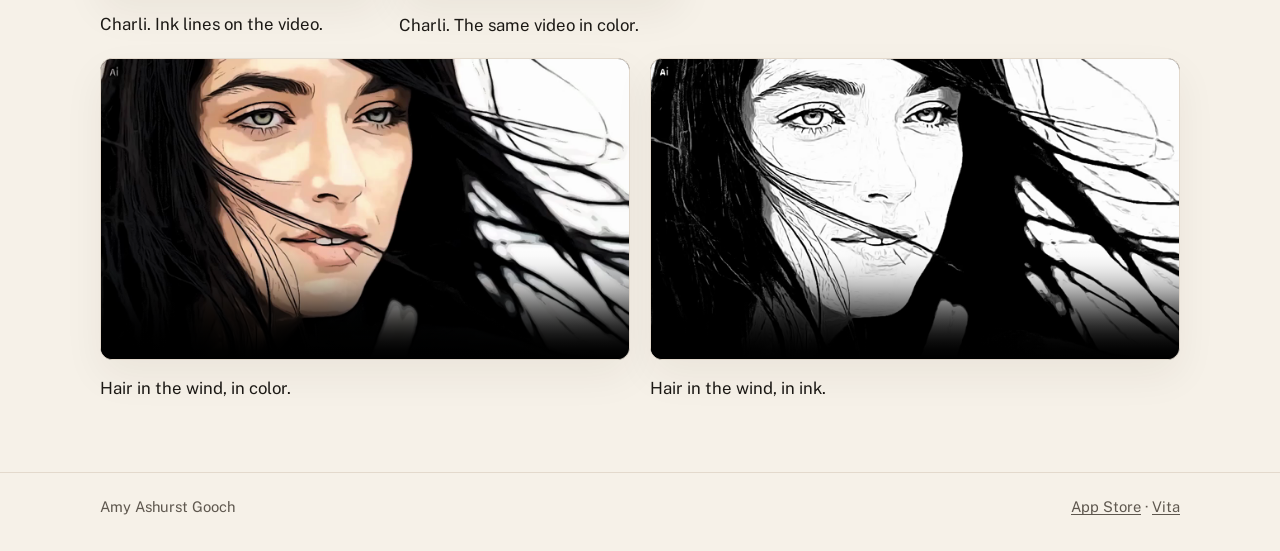
<file: toonpaint.html>
<!DOCTYPE html>
<html lang="en">
<head>
  <meta charset="utf-8">
  <meta name="viewport" content="width=device-width, initial-scale=1">
  <title>ToonPAINT · Amy Ashurst Gooch</title>
  <meta name="description" content="ToonPAINT turns photos and video into ink, pencil, and painted cartoon art. An Insatiable Genius app by Amy Ashurst Gooch.">
  <link rel="icon" href="favicon.svg" type="image/svg+xml">
  <link rel="preconnect" href="https://fonts.googleapis.com">
  <link rel="preconnect" href="https://fonts.gstatic.com" crossorigin>
  <link href="https://fonts.googleapis.com/css2?family=Newsreader:ital,opsz,wght@0,6..72,500;0,6..72,600;1,6..72,480&family=Public+Sans:ital,wght@0,400;0,500;0,600;1,400&display=swap" rel="stylesheet">
  <link rel="stylesheet" href="css/site.css">
</head>
<body>
  <a class="skip" href="#content">Skip to content</a>
  <header class="site-header">
    <div class="wrap">
      <a class="brand" href="index.html">Amy Ashurst Gooch</a>
      <nav>
        <a href="index.html">Home</a>
        <a href="research.html">Research</a>
        <a href="papers.html">Papers</a>
        <a href="toonpaint.html" aria-current="page">ToonPAINT</a>
        <a href="vita.html">Vita</a>
      </nav>
    </div>
  </header>

  <main id="content">
    <div class="wrap">
      <section class="hero">
        <img class="portrait" src="images/toonpaint/logo.png" alt="ToonPAINT portrait: a smiling woman drawn in ink and flat color on a yellow circle">
        <div>
          <p class="kicker">Insatiable Genius</p>
          <h1>ToonPAINT</h1>
          <p class="role">Photos and video, drawn as ink, pencil, and paint.</p>
          <p class="lede">ToonPAINT turns a photograph into line art you can tune, color, and paint by hand. No AI, just your art. We do not guess what the picture should look like. The lines come from the photograph and are repeatable.</p>
          <p>We release ToonPaint through our company, Insatiable Genius. The first iPhone version shipped in 2010. The current app is rebuilt for iOS 17 and later, on iPhone and iPad. A pencil filter sits beside the ink engine. ToonPAINT Premium applies both looks across the frames of a video and exports it at high resolution, with the original sound kept. The same rule holds for the moving picture: no AI, just your art in motion.</p>
          <div class="actions">
            <a class="button" href="https://apps.apple.com/us/app/toonpaint/id349890672">App Store</a>
            <a class="button secondary" href="https://insatiablegenius.wixsite.com/insatiablegenius/privacy-policy">Privacy policy</a>
          </div>
        </div>
      </section>

      <h2>What it does</h2>
      <ul class="features">
        <li>Ink and pencil engines for photos, and for video with Premium.</li>
        <li>Edge length from XS to XL, plus coherence and black level.</li>
        <li>Color modes for cartoon, the original photo, one color, or white, with brightness and saturation.</li>
        <li>A paint studio: brushes, a color picker, and an eraser that can clear paint without wiping the lines.</li>
        <li>High-resolution export, import from the Photos share sheet, and sessions that save themselves.</li>
      </ul>
      <p>People use it for line-art studies, car illustrations, pet portraits, and any drawing that should stay tied to a real photograph.   Premium is the subscription for video and the newer modes: $0.99 a month or $9.99 a year in the U.S. store. Current price and terms are on the App Store.</p>

      <h2>In the app</h2>
      <div class="shots">
        <figure>
          <img src="images/toonpaint/ink-lines.png" alt="ToonPAINT showing a kitten rendered as ink lines, with the edge-width control set to S">
          <figcaption>Ink lines. Edge width, from a hairline up to a heavy contour.</figcaption>
        </figure>
        <figure>
          <img src="images/toonpaint/paint.png" alt="ToonPAINT showing a red car in front of an iron gate, colored over ink lines, with the alpha brush eraser selected">
          <figcaption>Paint. Color over the drawing, then erase paint without losing the ink.</figcaption>
        </figure>
      </div>

      <h2>The same picture, different settings</h2>
      <p>These are still photographs. Each clip keeps the source beside the ink and the pencil while the controls step through their range.</p>
      <div class="montages">
        <figure>
          <video controls playsinline preload="metadata" poster="images/toonpaint/mclaren-poster.png">
            <source src="images/toonpaint/mclaren-montage.mp4" type="video/mp4">
          </video>
          <figcaption>A McLaren. Input with ToonPaint and Pencil image processing as the settings change.</figcaption>
        </figure>
        <figure>
          <video controls playsinline preload="metadata" poster="images/toonpaint/cats-poster.png">
            <source src="images/toonpaint/cats-montage.mp4" type="video/mp4">
          </video>
          <figcaption>Kittens. Input with ToonPaint and Pencil image processing as the settings change.</figcaption>
        </figure>
        <figure>
          <video controls playsinline preload="metadata" poster="images/toonpaint/hd-face-poster.png">
            <source src="images/toonpaint/hd-face-montage.mp4" type="video/mp4">
          </video>
          <figcaption>A portrait. Input with ToonPaint and Pencil image processing as the settings change.</figcaption>
        </figure>
      </div>

      <h2>On video</h2>
      <p>Premium draws the ink and pencil looks across the frames of a moving picture.</p>
      <div class="montages">
        <figure>
          <video controls playsinline preload="metadata" poster="images/toonpaint/highlandcow-poster.png">
            <source src="images/toonpaint/highlandcow-montage.mp4" type="video/mp4">
          </video>
          <figcaption>Highland cattle. The source video beside the ink and the pencil.</figcaption>
        </figure>
      </div>
      <div class="montages pair">
        <figure>
          <video class="portrait" controls playsinline preload="metadata" poster="images/toonpaint/charli-ink-poster.png">
            <source src="images/toonpaint/charli-ink.mp4" type="video/mp4">
          </video>
          <figcaption>Charli. Ink lines on the video.</figcaption>
        </figure>
        <figure>
          <video class="portrait" controls playsinline preload="metadata" poster="images/toonpaint/charli-color-poster.png">
            <source src="images/toonpaint/charli-color.mp4" type="video/mp4">
          </video>
          <figcaption>Charli. The same video in color.</figcaption>
        </figure>
      </div>
      <div class="montages">
        <figure>
          <video controls playsinline preload="metadata" poster="images/toonpaint/hair-color-poster.png">
            <source src="images/toonpaint/hair-color.mp4" type="video/mp4">
          </video>
          <figcaption>Hair in the wind, in color.</figcaption>
        </figure>
        <figure>
          <video controls playsinline preload="metadata" poster="images/toonpaint/hair-ink-poster.png">
            <source src="images/toonpaint/hair-ink.mp4" type="video/mp4">
          </video>
          <figcaption>Hair in the wind, in ink.</figcaption>
        </figure>
      </div>
    </div>
  </main>

  <footer>
    <div class="wrap">
      <span>Amy Ashurst Gooch</span>
      <span><a href="https://apps.apple.com/us/app/toonpaint/id349890672">App Store</a> · <a href="vita.html">Vita</a></span>
    </div>
  </footer>
</body>
</html>
</file>
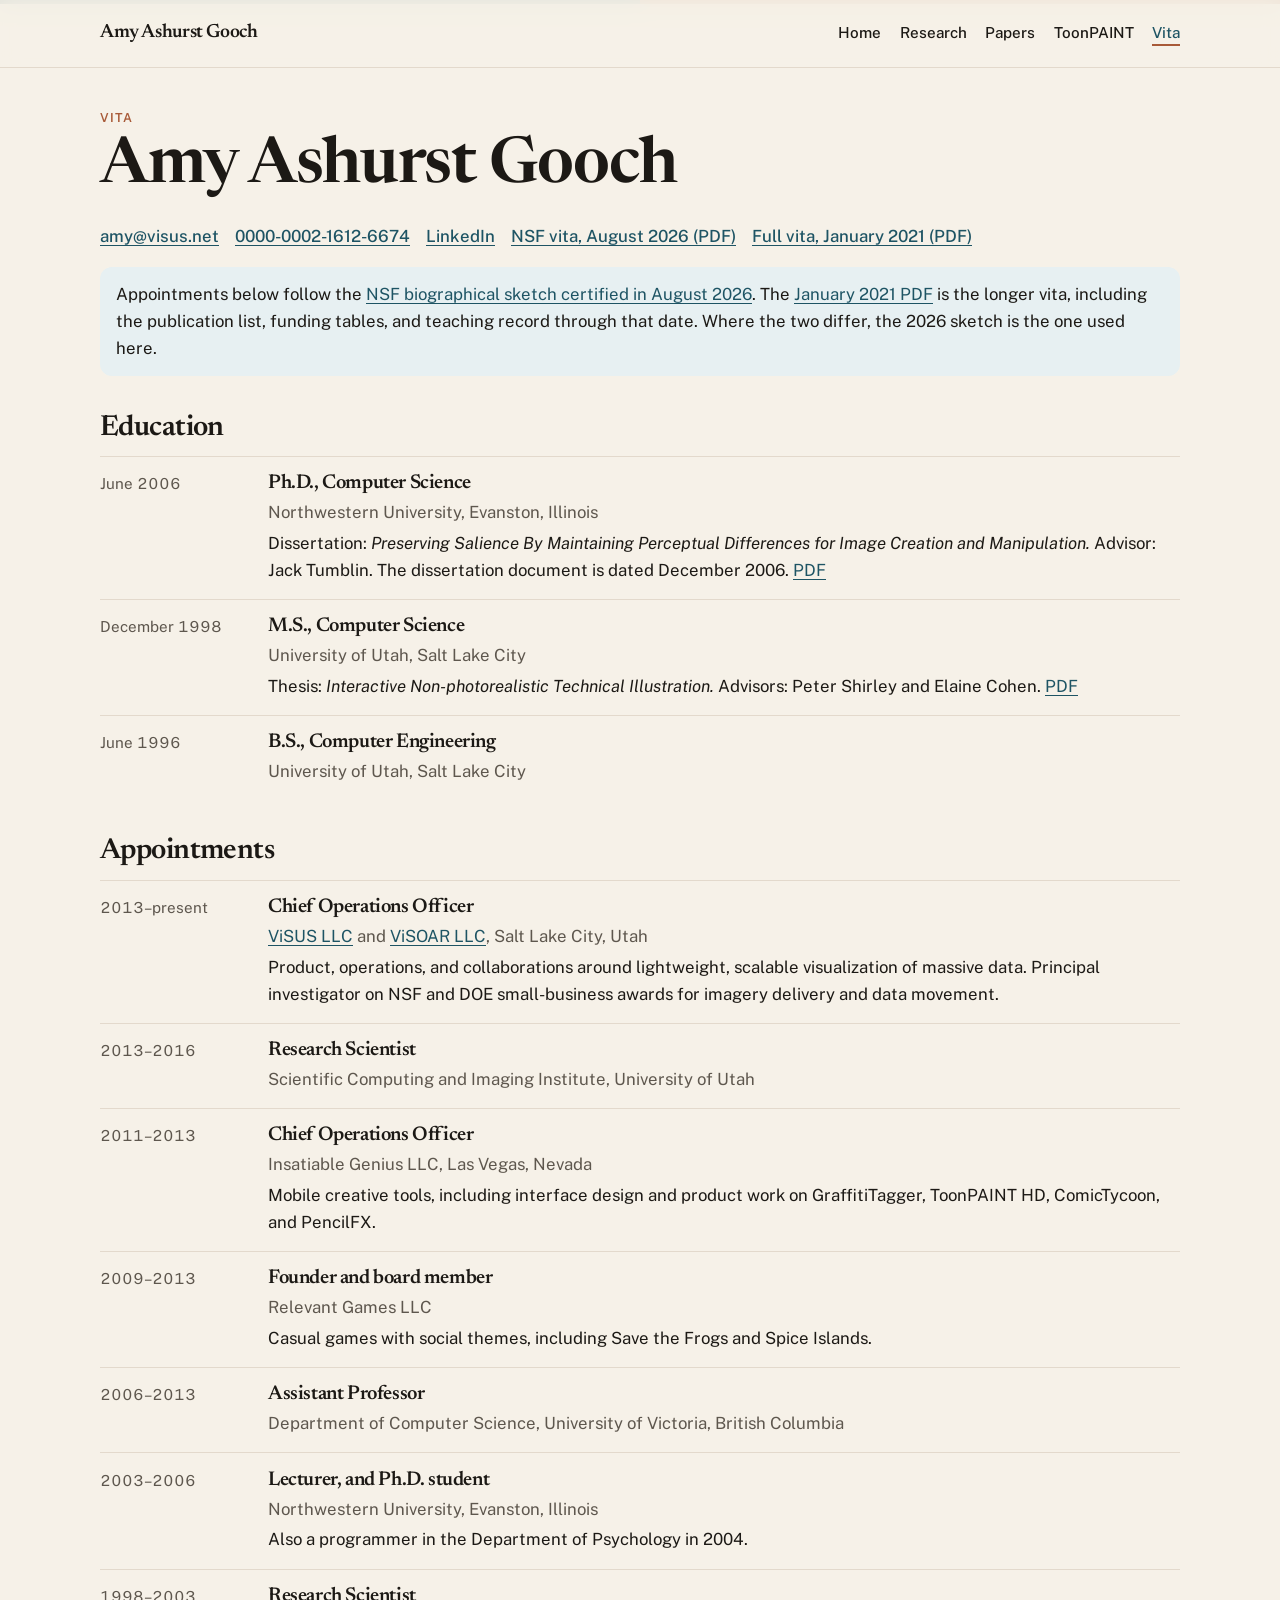
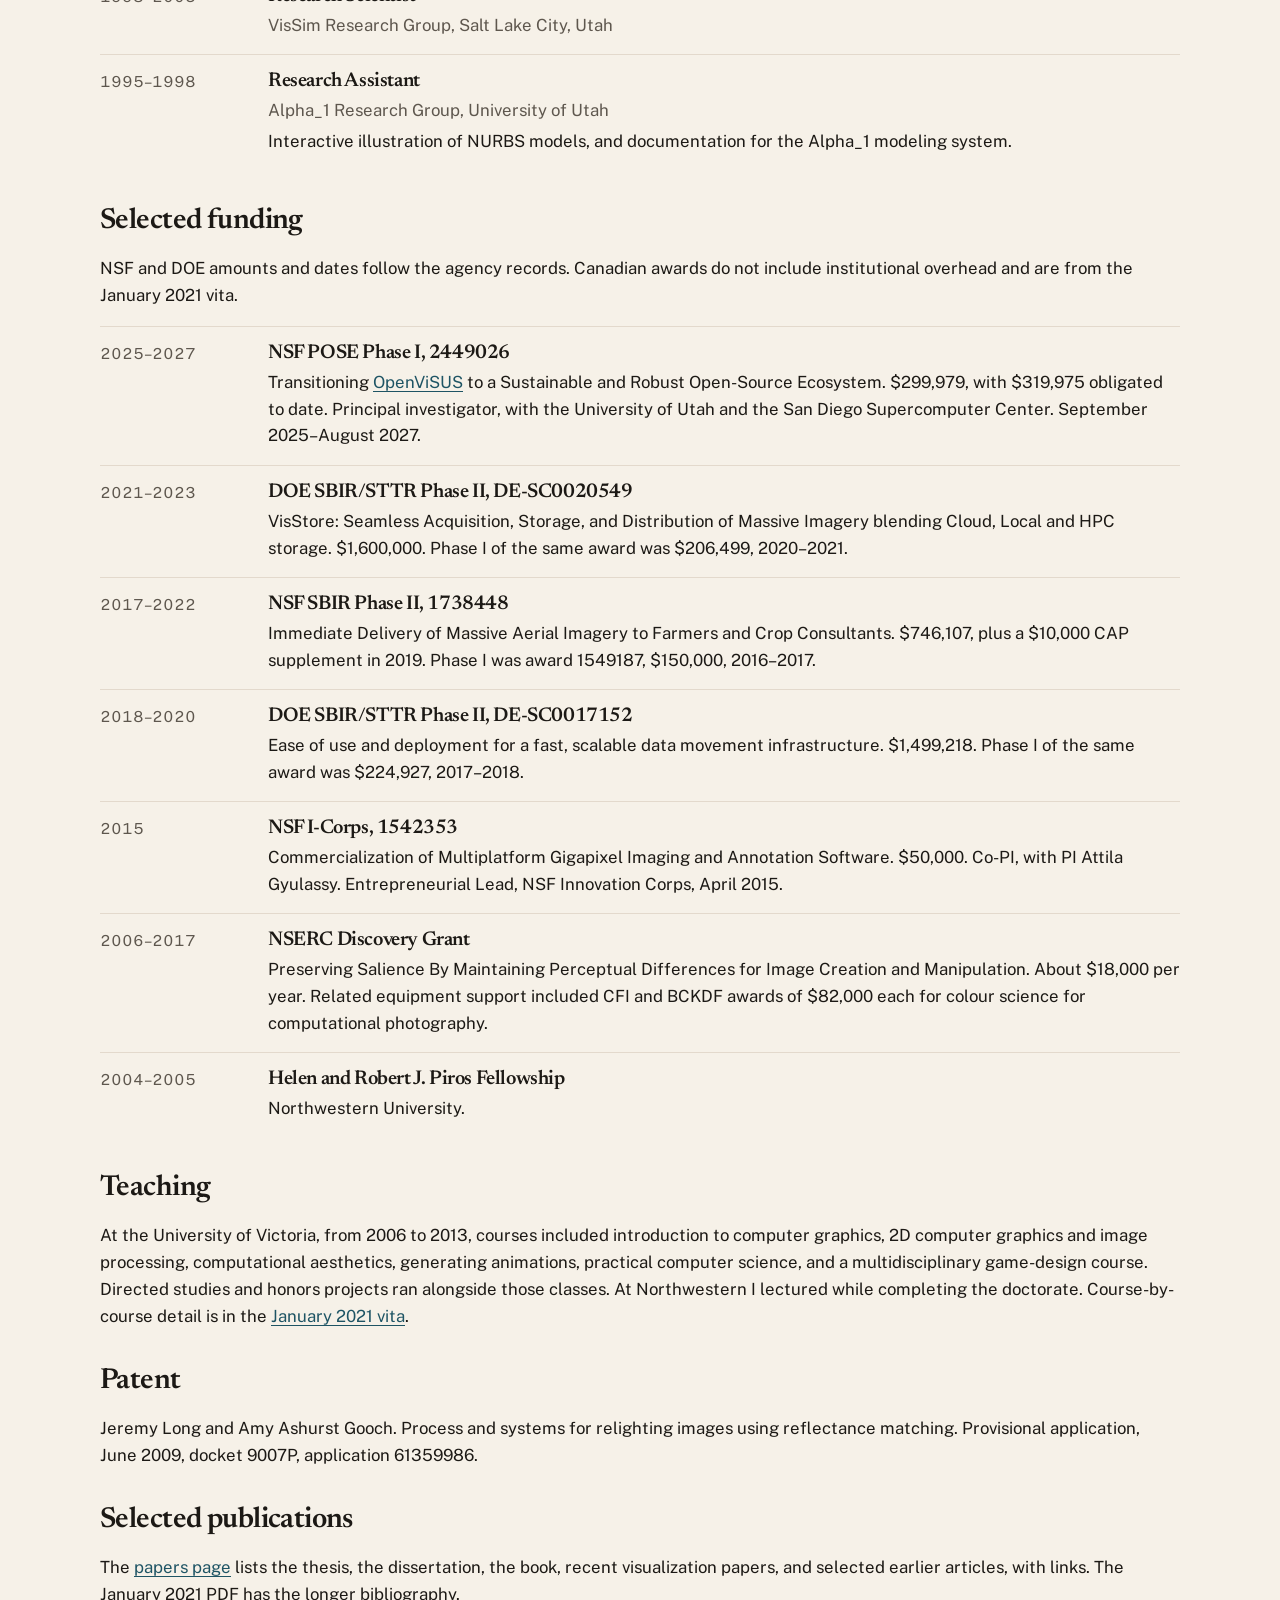
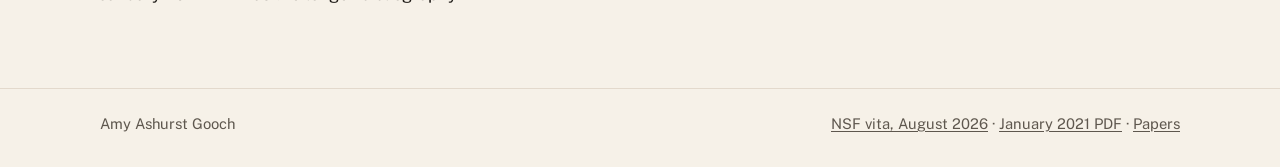
<file: vita.html>
<!DOCTYPE html>
<html lang="en">
<head>
  <meta charset="utf-8">
  <meta name="viewport" content="width=device-width, initial-scale=1">
  <title>Vita · Amy Ashurst Gooch</title>
  <meta name="description" content="Vita of Amy Ashurst Gooch: education, appointments, selected funding, and teaching.">
  <link rel="icon" href="favicon.svg" type="image/svg+xml">
  <link rel="preconnect" href="https://fonts.googleapis.com">
  <link rel="preconnect" href="https://fonts.gstatic.com" crossorigin>
  <link href="https://fonts.googleapis.com/css2?family=Newsreader:ital,opsz,wght@0,6..72,500;0,6..72,600;1,6..72,480&family=Public+Sans:ital,wght@0,400;0,500;0,600;1,400&display=swap" rel="stylesheet">
  <link rel="stylesheet" href="css/site.css">
</head>
<body>
  <a class="skip" href="#content">Skip to content</a>
  <header class="site-header">
    <div class="wrap">
      <a class="brand" href="index.html">Amy Ashurst Gooch</a>
      <nav>
        <a href="index.html">Home</a>
        <a href="research.html">Research</a>
        <a href="papers.html">Papers</a>
        <a href="toonpaint.html">ToonPAINT</a>
        <a href="vita.html" aria-current="page">Vita</a>
      </nav>
    </div>
  </header>

  <main id="content">
    <div class="wrap">
      <p class="kicker">Vita</p>
      <h1>Amy Ashurst Gooch</h1>
      <p class="contacts">
        <a href="mailto:amy@visus.net">amy@visus.net</a>
        <a href="https://orcid.org/0000-0002-1612-6674">0000-0002-1612-6674</a>
        <a href="https://www.linkedin.com/pub/amy-gooch/5/337/689">LinkedIn</a>
        <a href="files/AmyGooch_NSF_Biosketch_2026.pdf">NSF vita, August 2026 (PDF)</a>
        <a href="files/AmyGooch_Vita_January2021.pdf">Full vita, January 2021 (PDF)</a>
      </p>
      <p class="note">Appointments below follow the <a href="files/AmyGooch_NSF_Biosketch_2026.pdf">NSF biographical sketch certified in August 2026</a>. The <a href="files/AmyGooch_Vita_January2021.pdf">January 2021 PDF</a> is the longer vita, including the publication list, funding tables, and teaching record through that date. Where the two differ, the 2026 sketch is the one used here.</p>

      <h2>Education</h2>
      <article class="entry">
        <div class="when">June 2006</div>
        <div>
          <h3>Ph.D., Computer Science</h3>
          <p class="where">Northwestern University, Evanston, Illinois</p>
          <p>Dissertation: <em>Preserving Salience By Maintaining Perceptual Differences for Image Creation and Manipulation.</em> Advisor: Jack Tumblin. The dissertation document is dated December 2006. <a href="papers/Gooch_PhD_Dissertation_2006.pdf">PDF</a></p>
        </div>
      </article>
      <article class="entry">
        <div class="when">December 1998</div>
        <div>
          <h3>M.S., Computer Science</h3>
          <p class="where">University of Utah, Salt Lake City</p>
          <p>Thesis: <em>Interactive Non-photorealistic Technical Illustration.</em> Advisors: Peter Shirley and Elaine Cohen. <a href="papers/Gooch_MS_Thesis_1998.pdf">PDF</a></p>
        </div>
      </article>
      <article class="entry">
        <div class="when">June 1996</div>
        <div>
          <h3>B.S., Computer Engineering</h3>
          <p class="where">University of Utah, Salt Lake City</p>
        </div>
      </article>

      <h2>Appointments</h2>
      <article class="entry">
        <div class="when">2013–present</div>
        <div>
          <h3>Chief Operations Officer</h3>
          <p class="where"><a href="https://www.visoar.net">ViSUS LLC</a> and <a href="https://www.visoar.net">ViSOAR LLC</a>, Salt Lake City, Utah</p>
          <p>Product, operations, and collaborations around lightweight, scalable visualization of massive data. Principal investigator on NSF and DOE small-business awards for imagery delivery and data movement.</p>
        </div>
      </article>
      <article class="entry">
        <div class="when">2013–2016</div>
        <div>
          <h3>Research Scientist</h3>
          <p class="where">Scientific Computing and Imaging Institute, University of Utah</p>
        </div>
      </article>
      <article class="entry">
        <div class="when">2011–2013</div>
        <div>
          <h3>Chief Operations Officer</h3>
          <p class="where">Insatiable Genius LLC, Las Vegas, Nevada</p>
          <p>Mobile creative tools, including interface design and product work on GraffitiTagger, ToonPAINT HD, ComicTycoon, and PencilFX.</p>
        </div>
      </article>
      <article class="entry">
        <div class="when">2009–2013</div>
        <div>
          <h3>Founder and board member</h3>
          <p class="where">Relevant Games LLC</p>
          <p>Casual games with social themes, including Save the Frogs and Spice Islands.</p>
        </div>
      </article>
      <article class="entry">
        <div class="when">2006–2013</div>
        <div>
          <h3>Assistant Professor</h3>
          <p class="where">Department of Computer Science, University of Victoria, British Columbia</p>
        </div>
      </article>
      <article class="entry">
        <div class="when">2003–2006</div>
        <div>
          <h3>Lecturer, and Ph.D. student</h3>
          <p class="where">Northwestern University, Evanston, Illinois</p>
          <p>Also a programmer in the Department of Psychology in 2004.</p>
        </div>
      </article>
      <article class="entry">
        <div class="when">1998–2003</div>
        <div>
          <h3>Research Scientist</h3>
          <p class="where">VisSim Research Group, Salt Lake City, Utah</p>
        </div>
      </article>
      <article class="entry">
        <div class="when">1995–1998</div>
        <div>
          <h3>Research Assistant</h3>
          <p class="where">Alpha_1 Research Group, University of Utah</p>
          <p>Interactive illustration of NURBS models, and documentation for the Alpha_1 modeling system.</p>
        </div>
      </article>

      <h2>Selected funding</h2>
      <p>NSF and DOE amounts and dates follow the agency records. Canadian awards do not include institutional overhead and are from the January 2021 vita.</p>
      <article class="entry">
        <div class="when">2025–2027</div>
        <div>
          <h3>NSF POSE Phase I, 2449026</h3>
          <p>Transitioning <a href="https://www.openvisus.org">OpenViSUS</a> to a Sustainable and Robust Open-Source Ecosystem. $299,979, with $319,975 obligated to date. Principal investigator, with the University of Utah and the San Diego Supercomputer Center. September 2025–August 2027.</p>
        </div>
      </article>
      <article class="entry">
        <div class="when">2021–2023</div>
        <div>
          <h3>DOE SBIR/STTR Phase II, DE-SC0020549</h3>
          <p>VisStore: Seamless Acquisition, Storage, and Distribution of Massive Imagery blending Cloud, Local and HPC storage. $1,600,000. Phase I of the same award was $206,499, 2020–2021.</p>
        </div>
      </article>
      <article class="entry">
        <div class="when">2017–2022</div>
        <div>
          <h3>NSF SBIR Phase II, 1738448</h3>
          <p>Immediate Delivery of Massive Aerial Imagery to Farmers and Crop Consultants. $746,107, plus a $10,000 CAP supplement in 2019. Phase I was award 1549187, $150,000, 2016–2017.</p>
        </div>
      </article>
      <article class="entry">
        <div class="when">2018–2020</div>
        <div>
          <h3>DOE SBIR/STTR Phase II, DE-SC0017152</h3>
          <p>Ease of use and deployment for a fast, scalable data movement infrastructure. $1,499,218. Phase I of the same award was $224,927, 2017–2018.</p>
        </div>
      </article>
      <article class="entry">
        <div class="when">2015</div>
        <div>
          <h3>NSF I-Corps, 1542353</h3>
          <p>Commercialization of Multiplatform Gigapixel Imaging and Annotation Software. $50,000. Co-PI, with PI Attila Gyulassy. Entrepreneurial Lead, NSF Innovation Corps, April 2015.</p>
        </div>
      </article>
      <article class="entry">
        <div class="when">2006–2017</div>
        <div>
          <h3>NSERC Discovery Grant</h3>
          <p>Preserving Salience By Maintaining Perceptual Differences for Image Creation and Manipulation. About $18,000 per year. Related equipment support included CFI and BCKDF awards of $82,000 each for colour science for computational photography.</p>
        </div>
      </article>
      <article class="entry">
        <div class="when">2004–2005</div>
        <div>
          <h3>Helen and Robert J. Piros Fellowship</h3>
          <p>Northwestern University.</p>
        </div>
      </article>

      <h2>Teaching</h2>
      <p>At the University of Victoria, from 2006 to 2013, courses included introduction to computer graphics, 2D computer graphics and image processing, computational aesthetics, generating animations, practical computer science, and a multidisciplinary game-design course. Directed studies and honors projects ran alongside those classes. At Northwestern I lectured while completing the doctorate. Course-by-course detail is in the <a href="files/AmyGooch_Vita_January2021.pdf">January 2021 vita</a>.</p>

      <h2>Patent</h2>
      <p>Jeremy Long and Amy Ashurst Gooch. Process and systems for relighting images using reflectance matching. Provisional application, June 2009, docket 9007P, application 61359986.</p>

      <h2>Selected publications</h2>
      <p>The <a href="papers.html">papers page</a> lists the thesis, the dissertation, the book, recent visualization papers, and selected earlier articles, with links. The January 2021 PDF has the longer bibliography.</p>
    </div>
  </main>

  <footer>
    <div class="wrap">
      <span>Amy Ashurst Gooch</span>
      <span><a href="files/AmyGooch_NSF_Biosketch_2026.pdf">NSF vita, August 2026</a> · <a href="files/AmyGooch_Vita_January2021.pdf">January 2021 PDF</a> · <a href="papers.html">Papers</a></span>
    </div>
  </footer>
</body>
</html>
</file>
<file: css/site.css>
:root {
  --ink: #1c1915;
  --muted: #5e574e;
  --paper: #f6f1e8;
  --card: #fffdf8;
  --line: #e3d9cc;
  --cool: #1e5464;
  --warm: #a85a38;
  --cool-soft: #e7f0f2;
  --shadow: 0 16px 40px rgba(48, 32, 16, 0.06);
  --serif: "Newsreader", "Iowan Old Style", Palatino, "Palatino Linotype", serif;
  --sans: "Public Sans", "Avenir Next", "Segoe UI", sans-serif;
  --max: 1080px;
}

* { box-sizing: border-box; }

html { scroll-behavior: smooth; }

body {
  margin: 0;
  color: var(--ink);
  background:
    linear-gradient(90deg, var(--cool) 0 50%, var(--warm) 50% 100%) top / 100% 4px no-repeat,
    var(--paper);
  font-family: var(--sans);
  font-size: 1.05rem;
  line-height: 1.6;
}

a { color: var(--cool); text-underline-offset: 0.16em; }
a:hover { color: var(--warm); }

img { max-width: 100%; height: auto; display: block; }

.skip {
  position: absolute;
  left: 1rem;
  top: -4rem;
  background: var(--ink);
  color: white;
  padding: 0.5rem 0.8rem;
  z-index: 10;
}
.skip:focus { top: 0.5rem; }

.wrap {
  width: min(var(--max), calc(100% - 2.4rem));
  margin: 0 auto;
}

.site-header {
  position: sticky;
  top: 0;
  z-index: 5;
  background: rgba(246, 241, 232, 0.92);
  backdrop-filter: blur(10px);
  border-bottom: 1px solid var(--line);
}

.site-header .wrap {
  display: flex;
  align-items: center;
  justify-content: space-between;
  gap: 1rem;
  min-height: 4.2rem;
}

.brand {
  font-family: var(--serif);
  font-weight: 600;
  color: var(--ink);
  text-decoration: none;
  letter-spacing: -0.02em;
  font-size: 1.2rem;
}

nav { display: flex; gap: 1.15rem; flex-wrap: wrap; }
nav a {
  color: var(--ink);
  text-decoration: none;
  font-size: 0.95rem;
  font-weight: 500;
}
nav a[aria-current="page"] {
  color: var(--cool);
  box-shadow: inset 0 -2px 0 var(--warm);
}

main { padding: 2.5rem 0 4rem; }

h1, h2, h3 {
  font-family: var(--serif);
  font-weight: 600;
  letter-spacing: -0.02em;
  line-height: 1.15;
}

h1 { font-size: clamp(2.4rem, 5vw, 4.2rem); margin: 0.2rem 0 0.6rem; }
h2 { font-size: 1.8rem; margin: 2.2rem 0 0.7rem; }
h2.with-logo a {
  display: inline-flex;
  align-items: center;
  gap: 0.7rem;
  color: inherit;
  text-decoration: none;
}
h2.with-logo a:hover { color: var(--warm); }
h2.with-logo img { height: 52px; width: auto; margin: 0; }
h3 { font-size: 1.25rem; margin: 1.4rem 0 0.4rem; }

.kicker {
  margin: 0;
  color: var(--warm);
  font-weight: 600;
  letter-spacing: 0.08em;
  text-transform: uppercase;
  font-size: 0.78rem;
}

.lede, .role { font-family: var(--serif); font-size: 1.35rem; line-height: 1.4; }
.role { margin: 0 0 1rem; color: var(--muted); }

.hero {
  display: grid;
  grid-template-columns: 220px 1fr;
  gap: 2.2rem;
  align-items: start;
}

.portrait {
  width: 220px;
  border-radius: 8px;
  box-shadow: var(--shadow);
  background: var(--card);
}

.contacts { display: flex; flex-wrap: wrap; gap: 0.4rem 1rem; margin: 1.1rem 0; }
.contacts a { font-weight: 500; }

.actions { display: flex; flex-wrap: wrap; gap: 0.6rem; margin-top: 0.4rem; }
.button {
  display: inline-block;
  background: var(--cool);
  color: white;
  text-decoration: none;
  padding: 0.55rem 0.9rem;
  border-radius: 999px;
  font-weight: 600;
  font-size: 0.95rem;
}
.button:hover { background: var(--ink); color: white; }
.button.secondary { background: transparent; color: var(--cool); border: 1px solid var(--cool); }
.button.secondary:hover { background: var(--cool); color: white; }

.cards, .doc-grid, .split {
  display: grid;
  gap: 1rem;
}
.cards, .doc-grid { grid-template-columns: repeat(3, 1fr); }
.split { grid-template-columns: 1fr 1fr; margin-top: 0.6rem; }

.card, .doc, .panel {
  background: var(--card);
  border: 1px solid var(--line);
  border-radius: 12px;
  padding: 1.1rem 1.2rem 1.2rem;
  box-shadow: var(--shadow);
}
.card h2, .panel h2, .doc h2 { margin-top: 0; }
.card p:last-child, .doc p:last-child { margin-bottom: 0; }

.triptych {
  margin: 1.4rem 0 0.4rem;
  display: grid;
  grid-template-columns: repeat(3, 1fr);
  gap: 0.7rem;
  background: var(--card);
  border: 1px solid var(--line);
  border-radius: 12px;
  padding: 0.8rem;
}
.triptych img { width: 100%; border-radius: 6px; }
.triptych figcaption, figure caption, .caption {
  color: var(--muted);
  font-size: 0.92rem;
}
.triptych div figcaption { margin-top: 0.35rem; text-align: center; font-size: 0.85rem; }
.figure-note { margin-top: 0.45rem; }

.shots {
  display: grid;
  grid-template-columns: repeat(2, minmax(0, 280px));
  gap: 1.2rem;
  margin: 1.2rem 0 0.4rem;
}
.shots img {
  width: 100%;
  border-radius: 22px;
  border: 1px solid var(--line);
  box-shadow: var(--shadow);
  background: white;
}
.shots figcaption { margin-top: 0.45rem; }

.montages {
  display: grid;
  grid-template-columns: 1fr 1fr;
  gap: 1.2rem;
  margin: 1.2rem 0 0.4rem;
}
.montages figure { margin: 0; }
.montages.pair {
  grid-template-columns: repeat(2, 280px);
  justify-content: start;
}
.montages.pair video.portrait {
  width: 100%;
  max-width: none;
  height: auto;
  max-height: none;
}
.montages video {
  width: 100%;
  border-radius: 12px;
  border: 1px solid var(--line);
  background: #111;
  box-shadow: var(--shadow);
}
.montages video.portrait {
  width: auto;
  max-width: 280px;
  max-height: 520px;
}
.montages figcaption { margin-top: 0.45rem; }
.features { margin: 0.4rem 0 0; padding-left: 1.15rem; }
.features li { margin: 0.35rem 0; }

.wide-figure {
  margin: 1rem 0;
  background: var(--card);
  border: 1px solid var(--line);
  border-radius: 12px;
  padding: 0.8rem;
}
.wide-figure img { width: 100%; border-radius: 6px; }
.video-pair {
  display: grid;
  grid-template-columns: 1fr 1fr;
  gap: 1.2rem;
  align-items: start;
  margin: 1.2rem 0 0.4rem;
}
.video-pair .wide-figure { margin: 0.6rem 0 0; }
.video-embed {
  position: relative;
  width: 100%;
  aspect-ratio: 16 / 9;
  background: #111;
  border-radius: 6px;
  overflow: hidden;
}
.video-embed iframe {
  position: absolute;
  inset: 0;
  width: 100%;
  height: 100%;
  border: 0;
}

.entry {
  display: grid;
  grid-template-columns: 9.5rem 1fr;
  gap: 1rem;
  padding: 0.95rem 0;
  border-top: 1px solid var(--line);
}
.when { color: var(--muted); font-variant-numeric: tabular-nums; font-size: 0.95rem; }
.entry h3 { margin: 0 0 0.15rem; }
.entry p { margin: 0.25rem 0 0; }
.where { color: var(--muted); }

.paper {
  padding: 0.95rem 0;
  border-top: 1px solid var(--line);
}
.paper p { margin: 0.25rem 0 0; }
.paper .links { margin-top: 0.35rem; font-size: 0.95rem; }
.paper .links a { margin-right: 0.9rem; white-space: nowrap; }
.title { font-family: var(--serif); font-size: 1.18rem; }

.note {
  background: var(--cool-soft);
  border-radius: 12px;
  padding: 0.9rem 1rem;
  color: var(--ink);
}

footer {
  border-top: 1px solid var(--line);
  padding: 1.4rem 0 2rem;
  color: var(--muted);
  font-size: 0.92rem;
}
footer .wrap { display: flex; justify-content: space-between; gap: 1rem; flex-wrap: wrap; }
footer a { color: var(--muted); }

@media (max-width: 800px) {
  .hero, .cards, .doc-grid, .split, .triptych, .entry, .shots, .montages, .montages.pair, .video-pair {
    grid-template-columns: 1fr;
  }
  .shots { max-width: 280px; }
  .portrait { width: min(220px, 60%); }
  .site-header .wrap { align-items: flex-start; flex-direction: column; padding: 0.7rem 0; }
}

@media print {
  .site-header, footer, .actions, .skip { display: none; }
  body { background: white; }
  a { color: black; text-decoration: none; }
}
</file>
